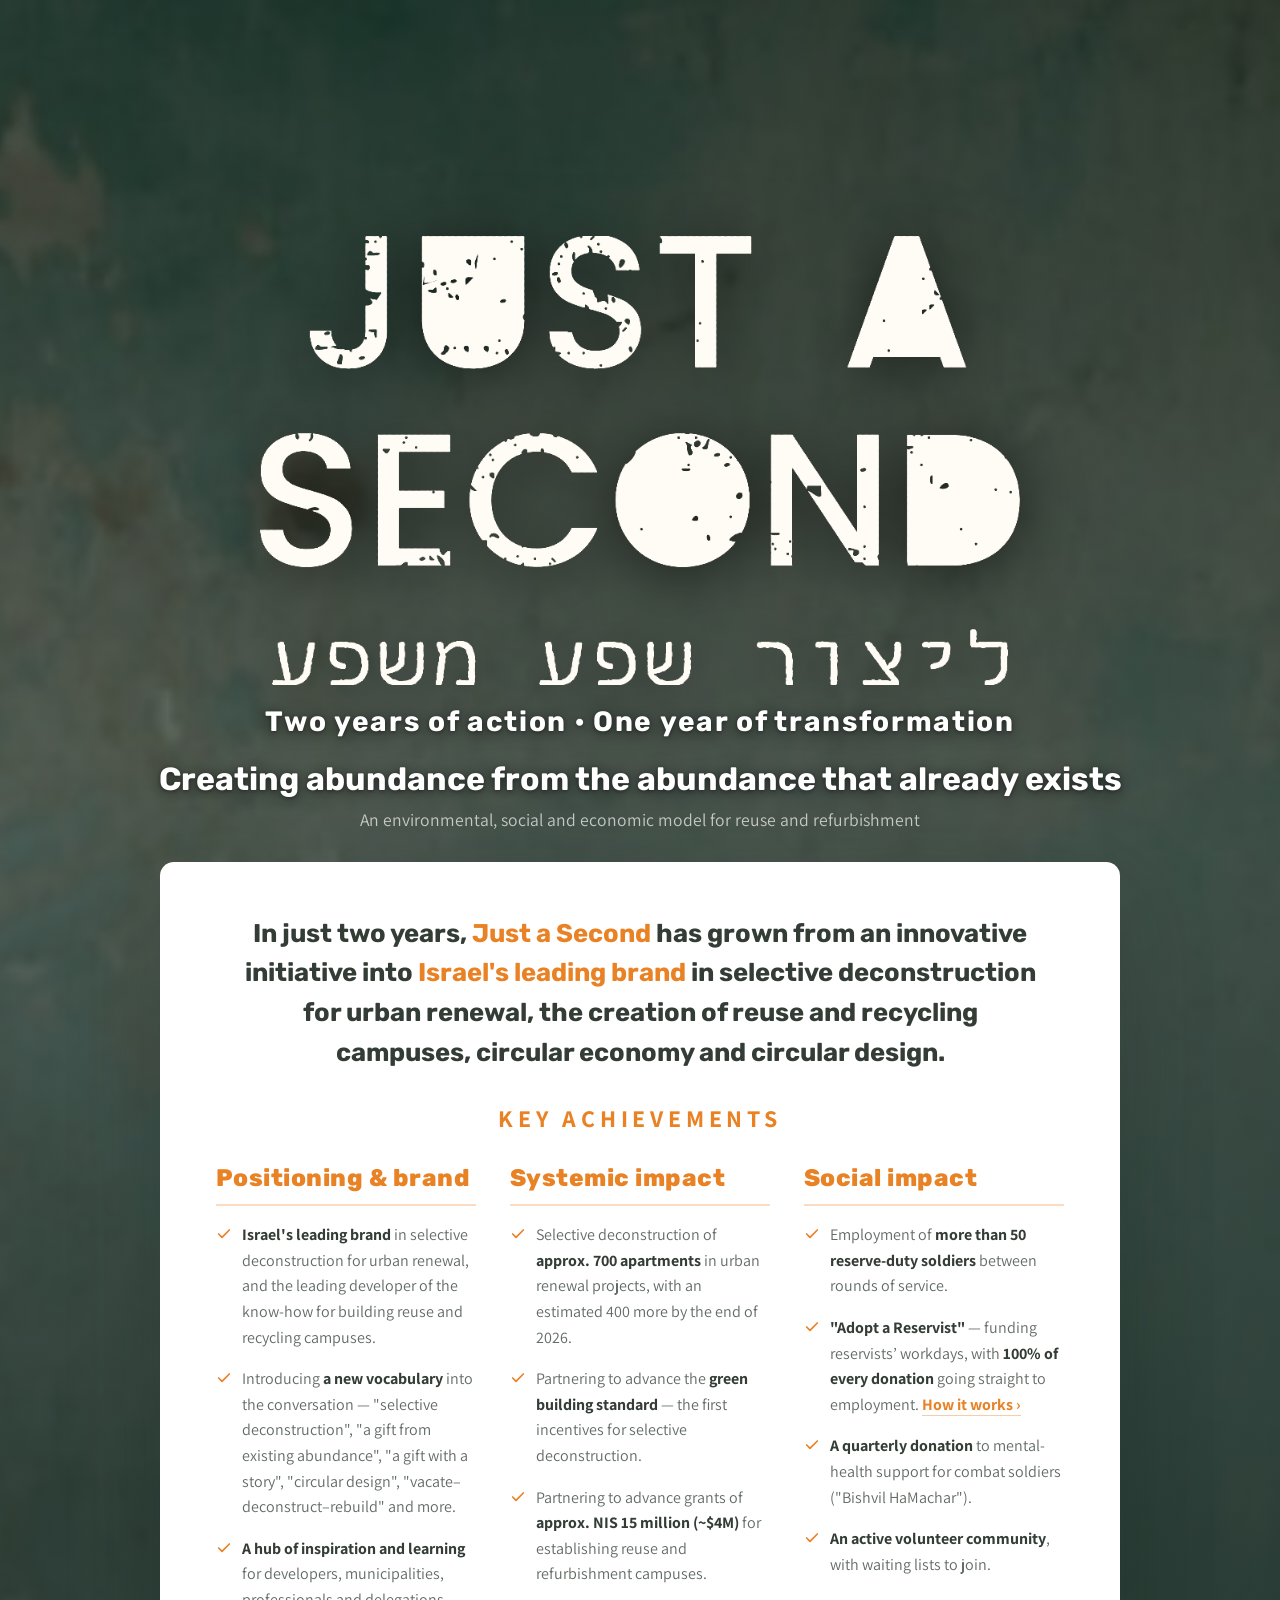
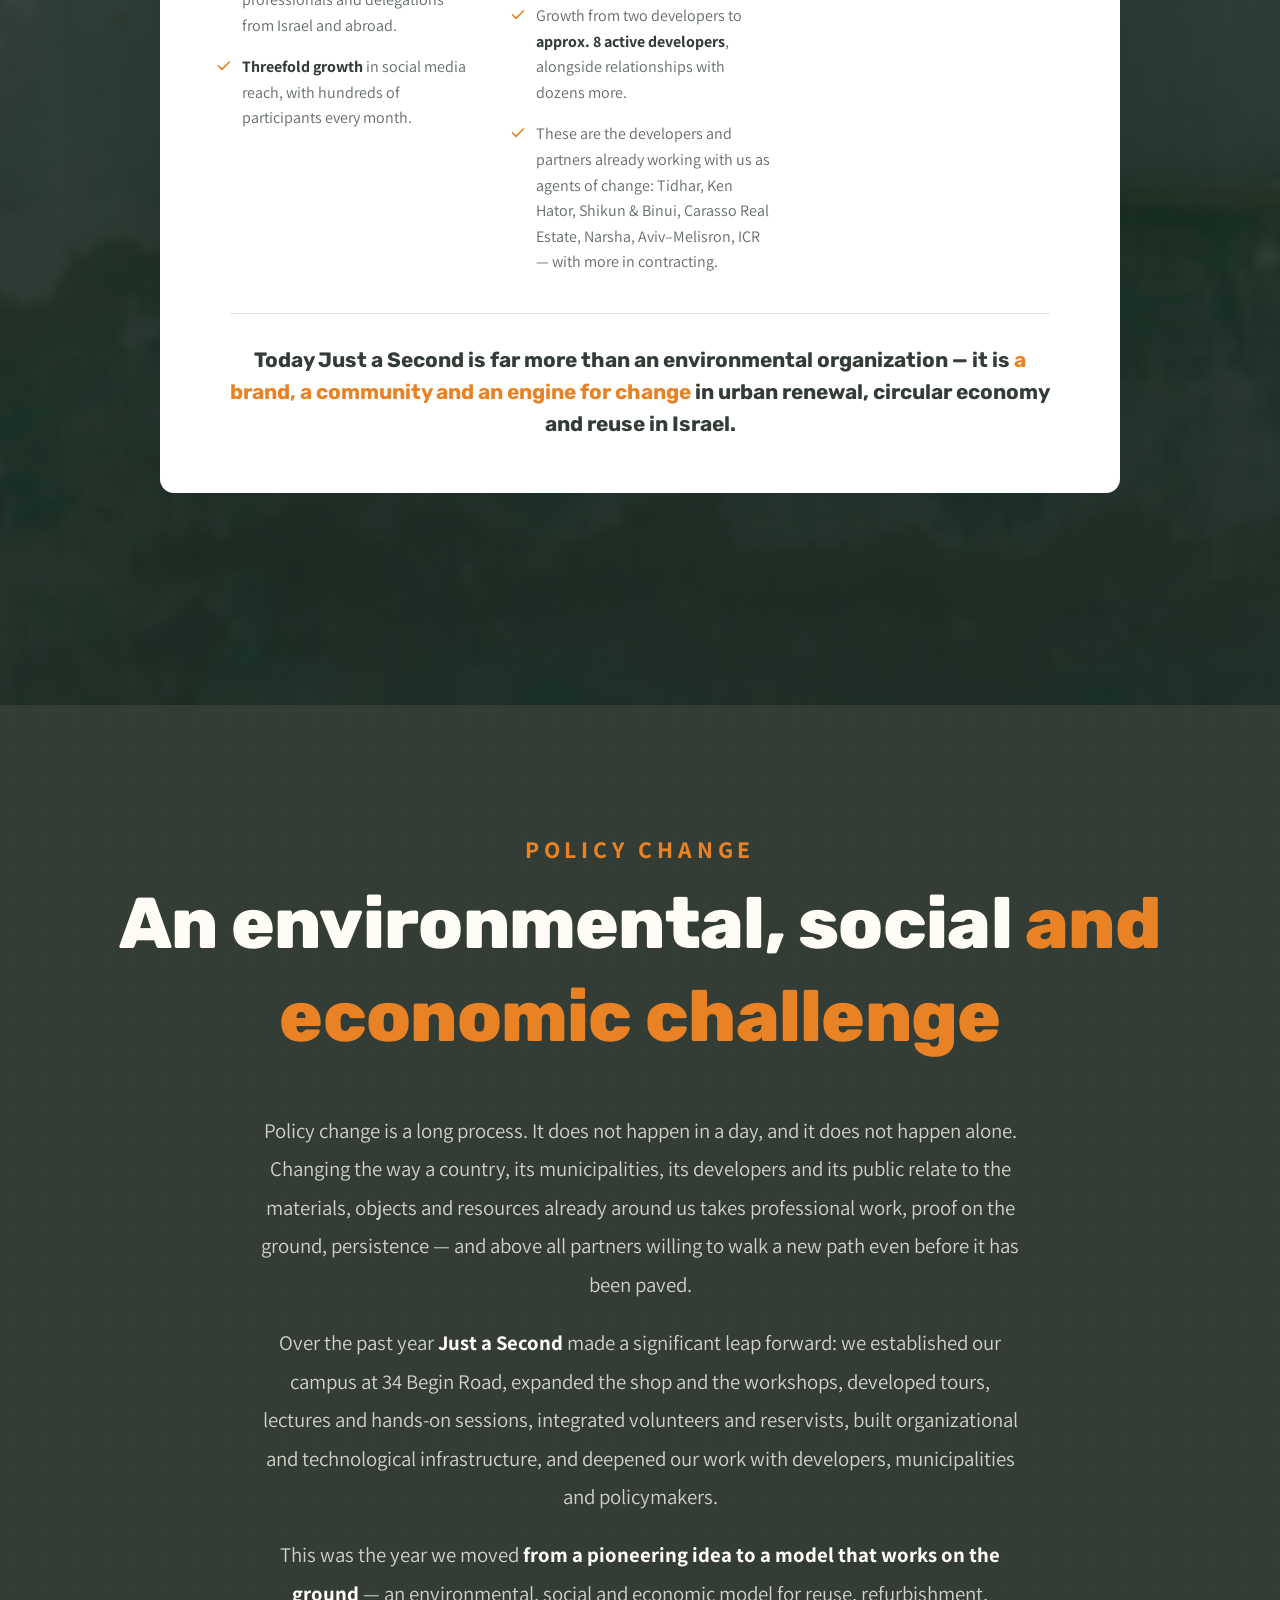
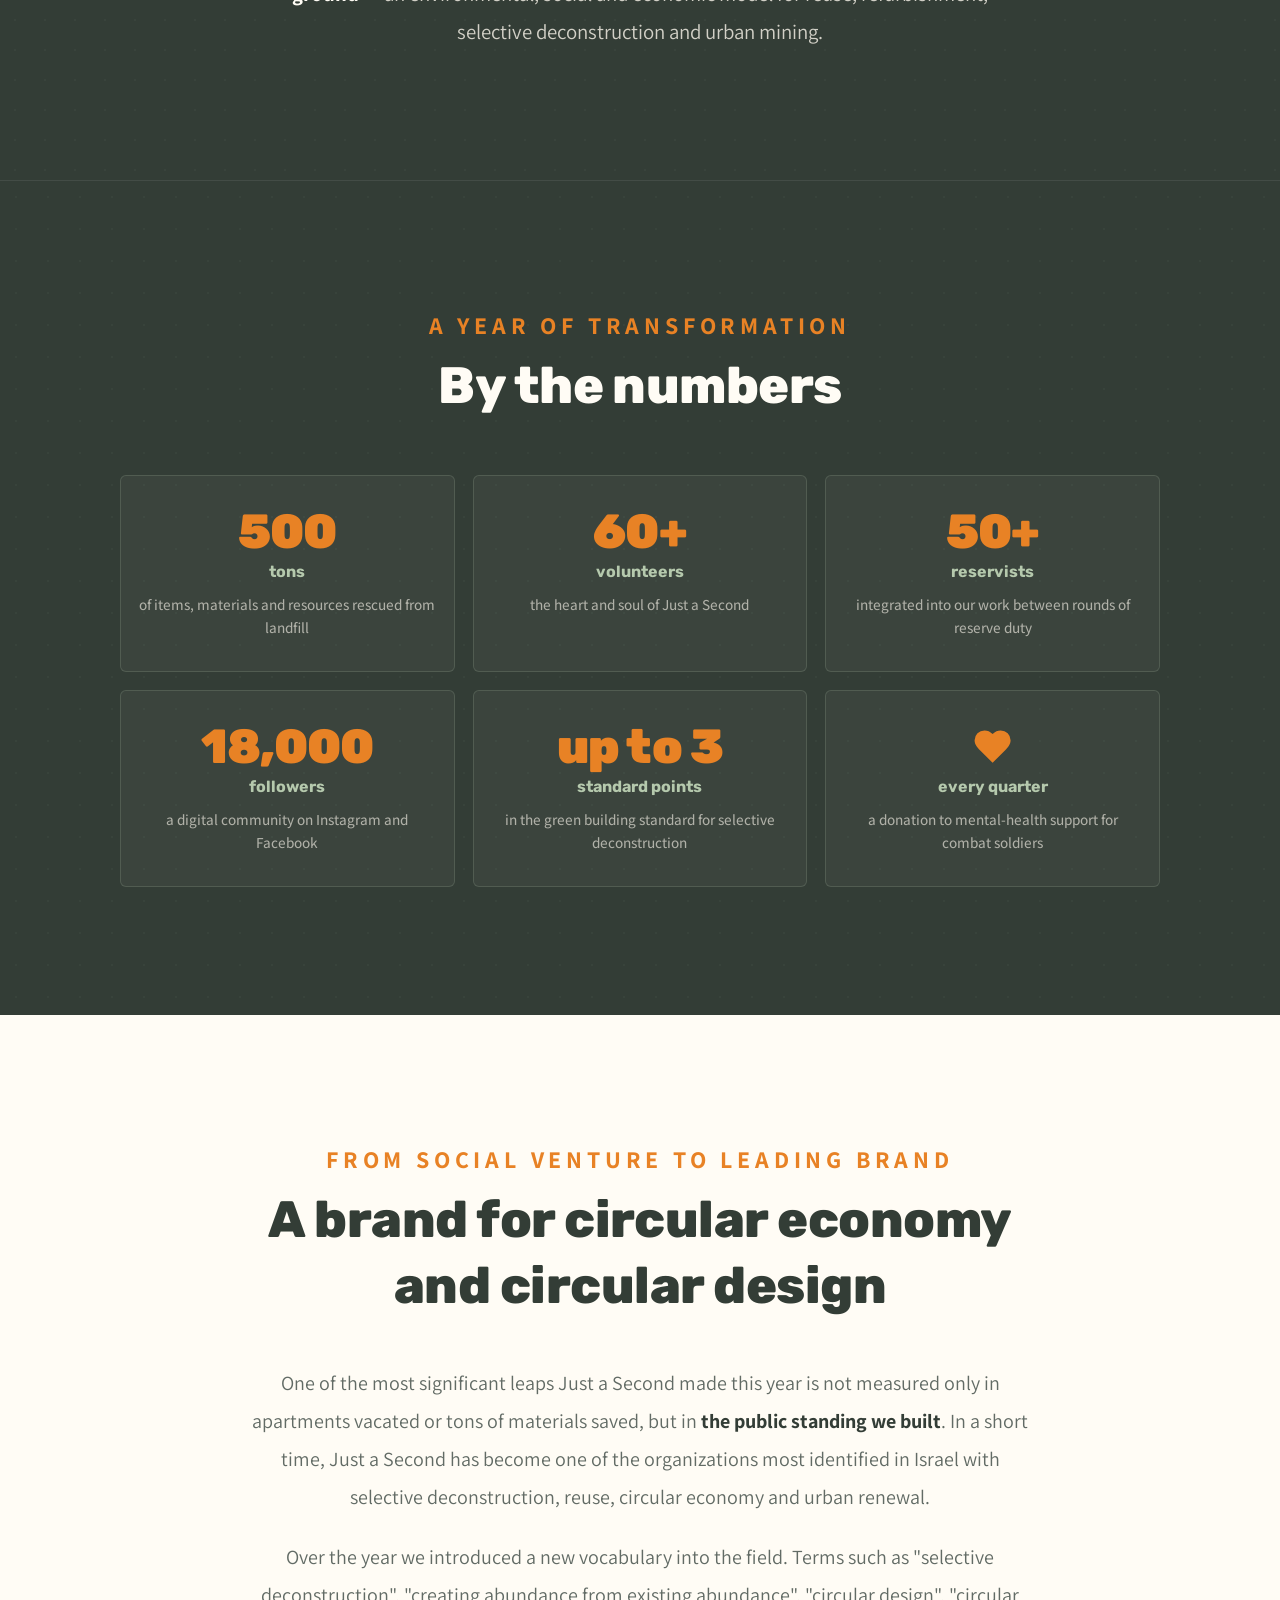
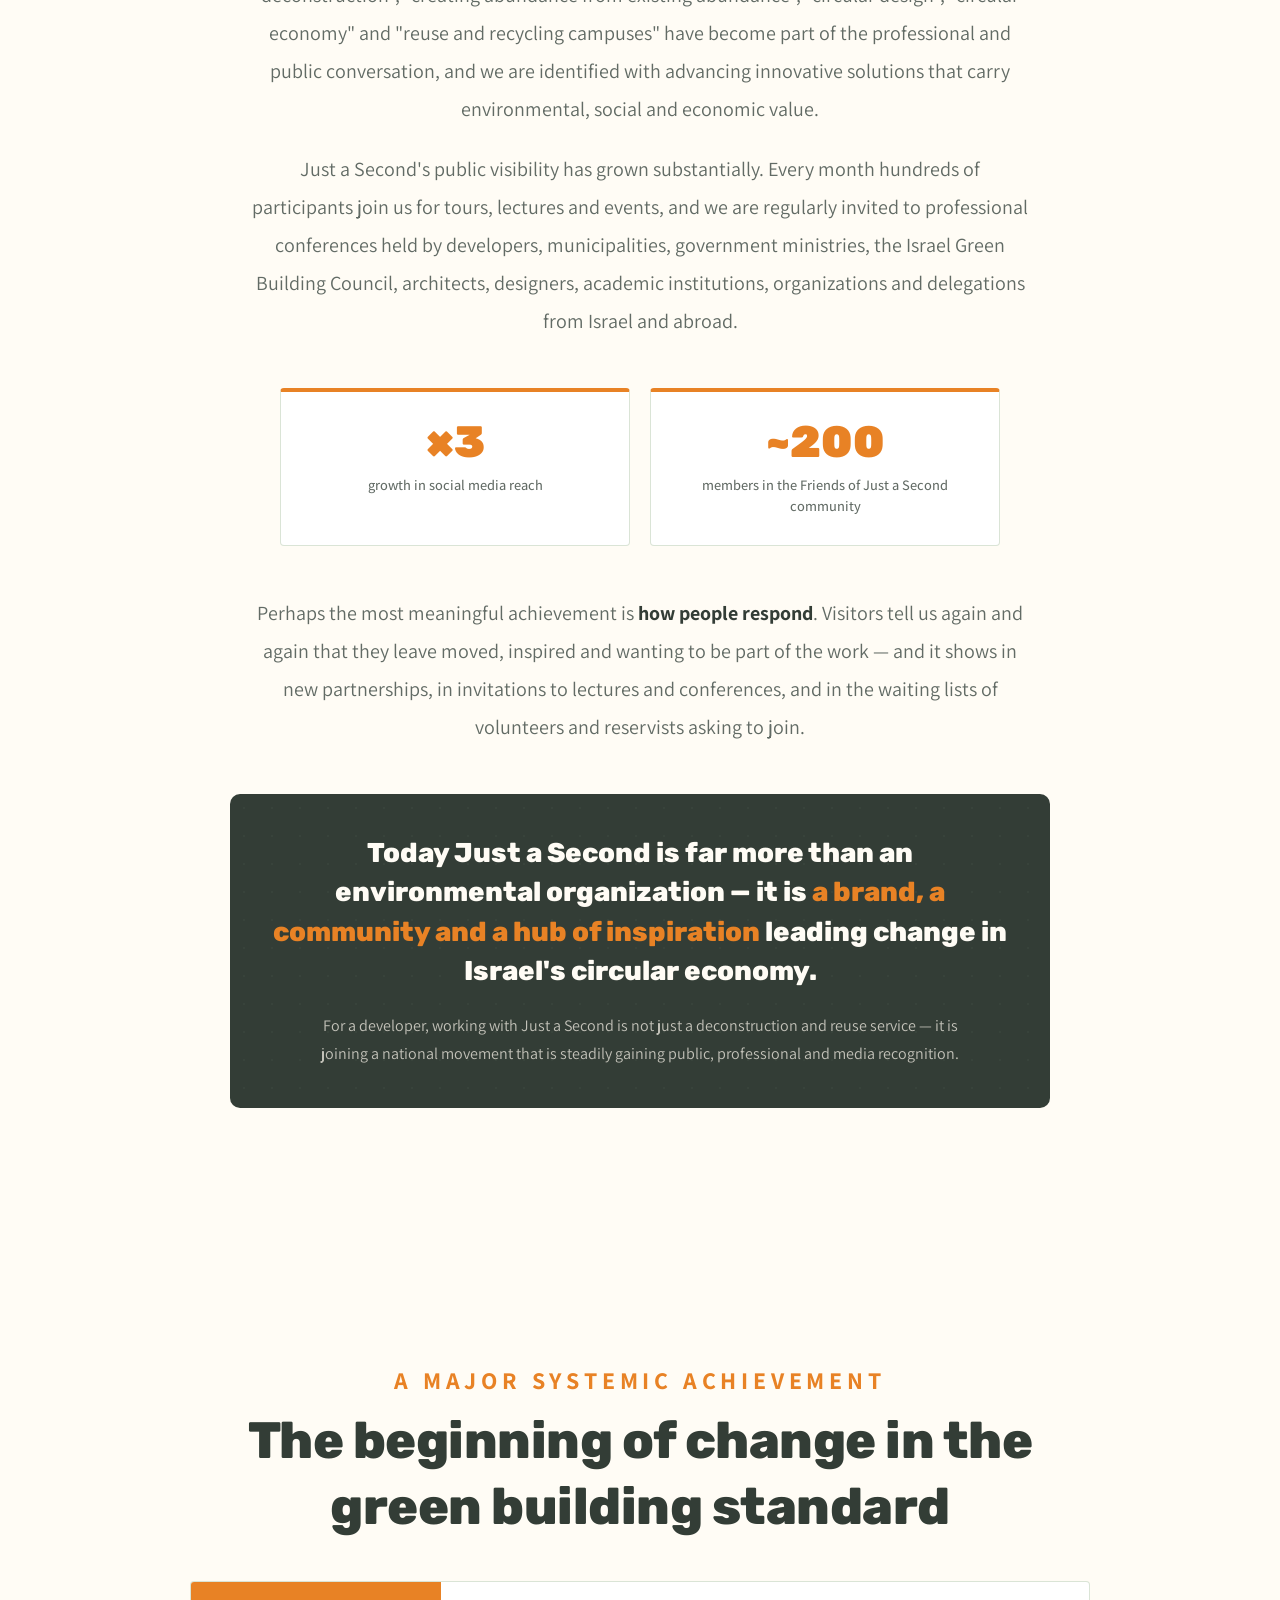
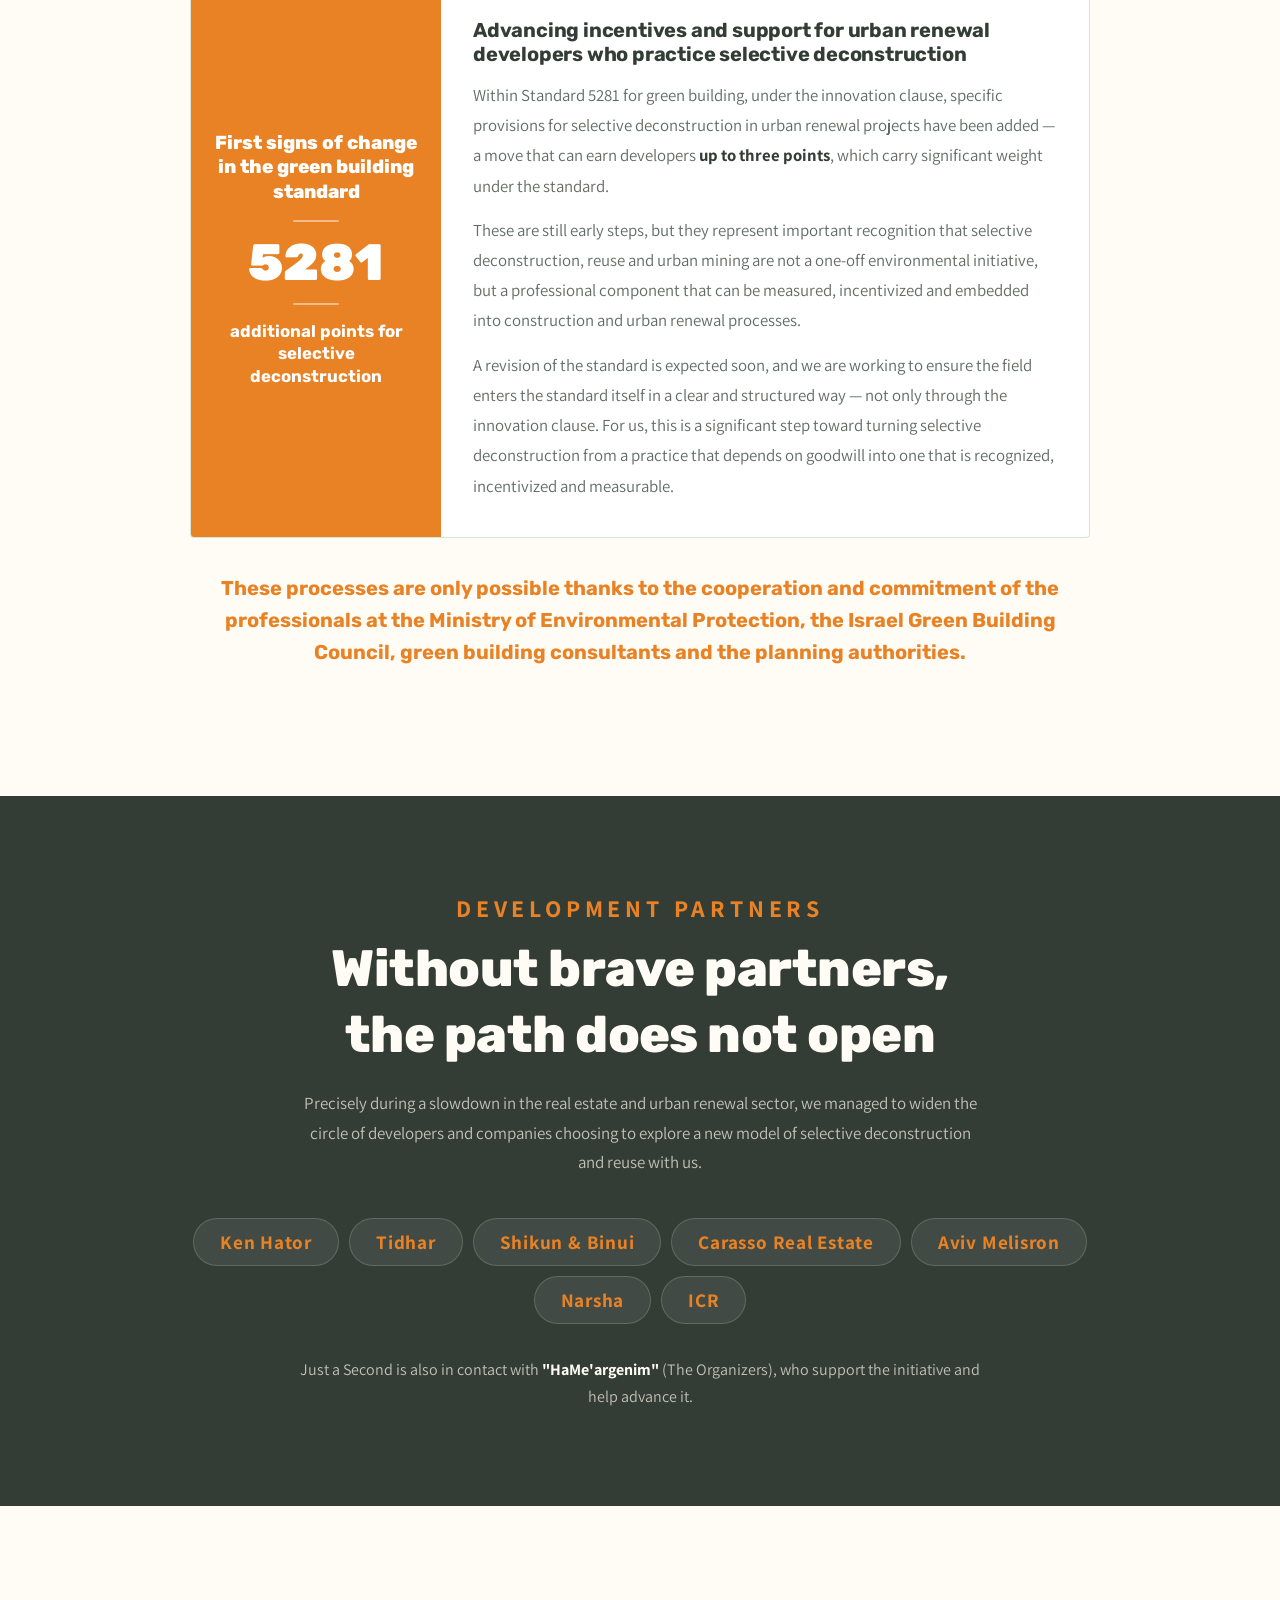
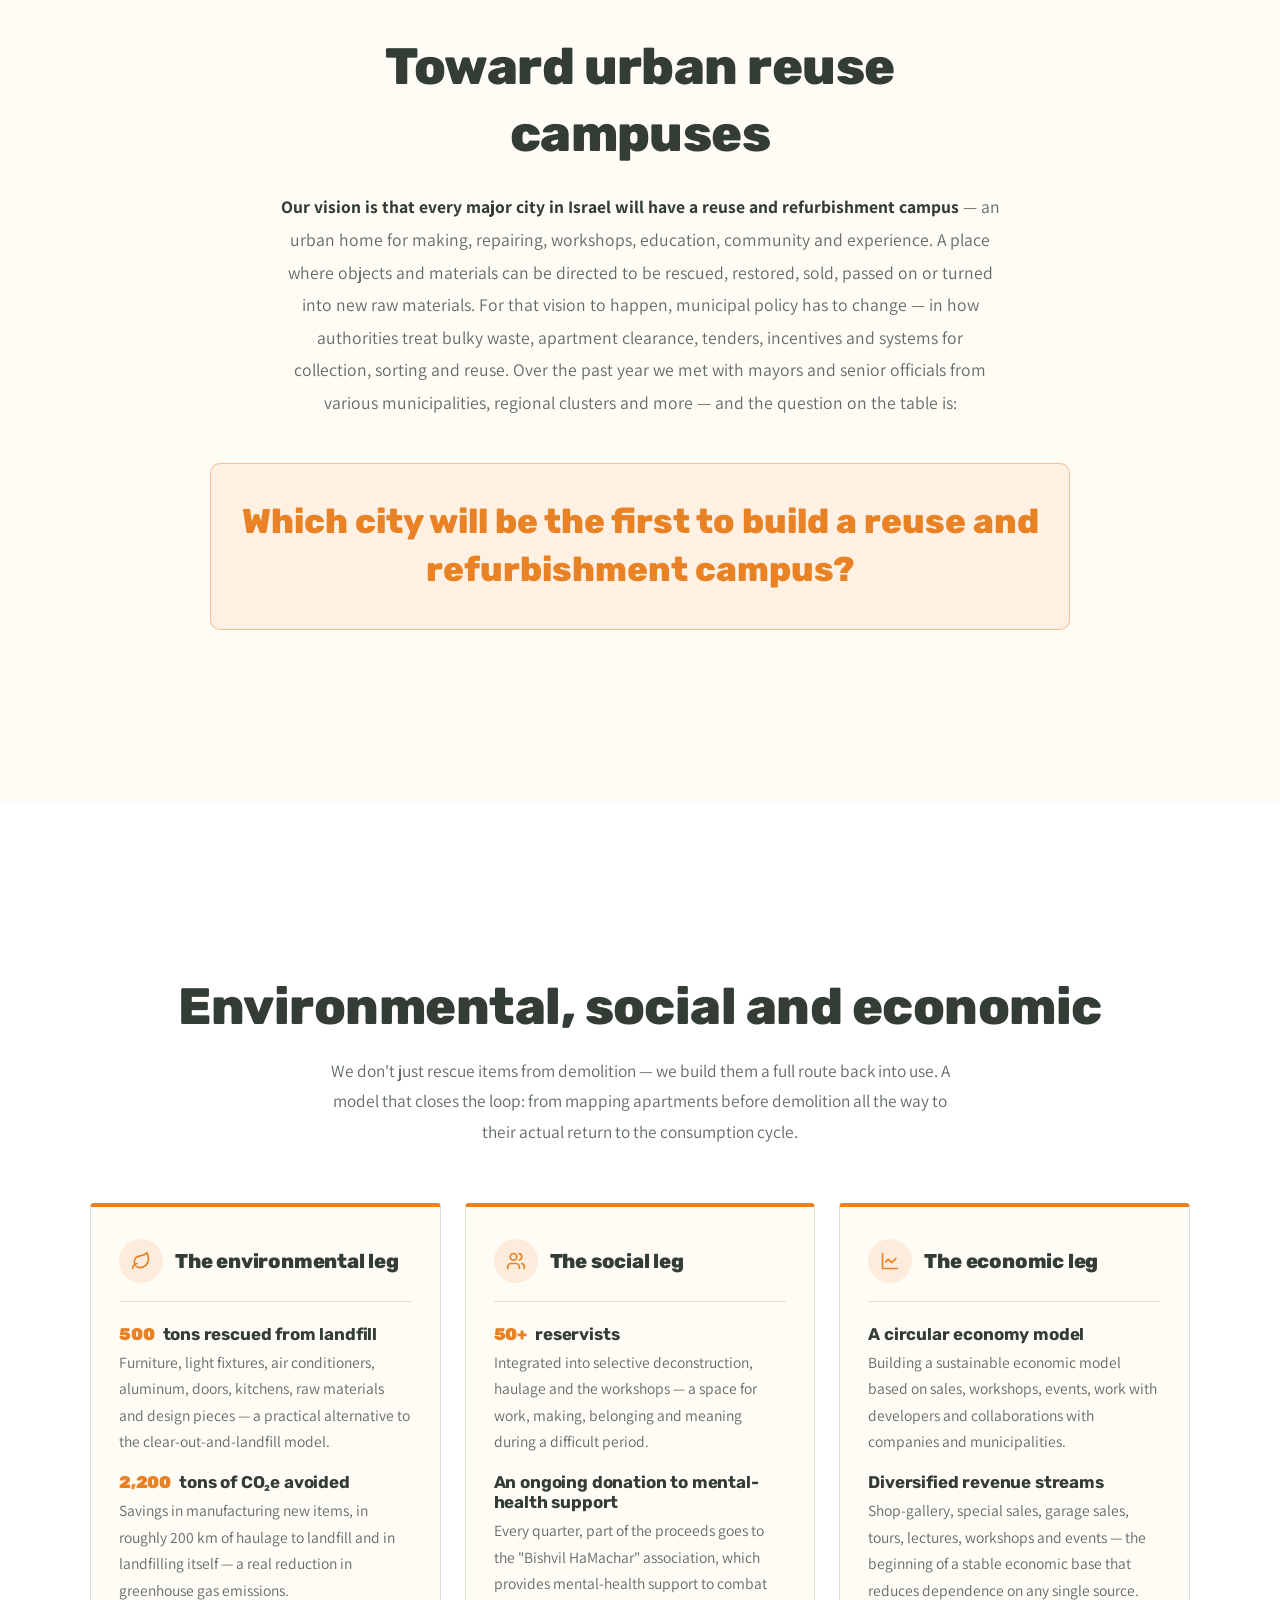
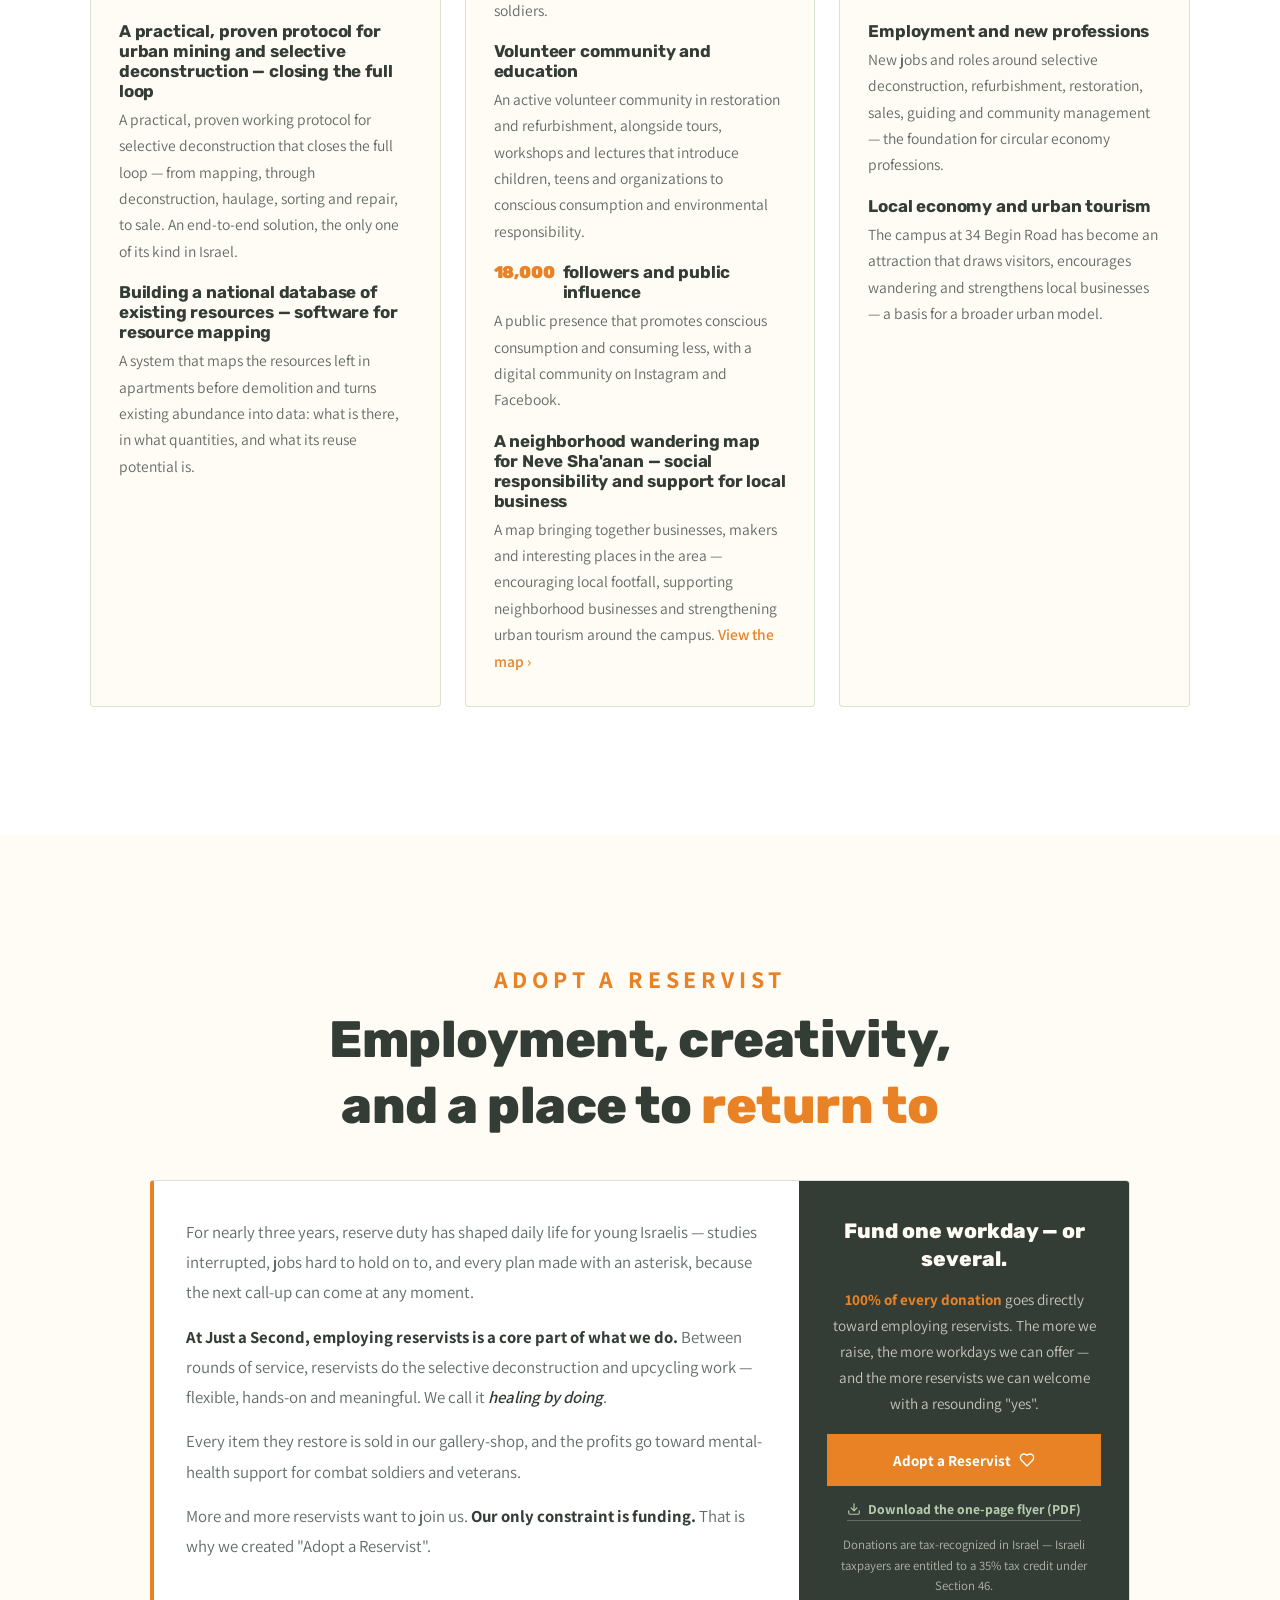
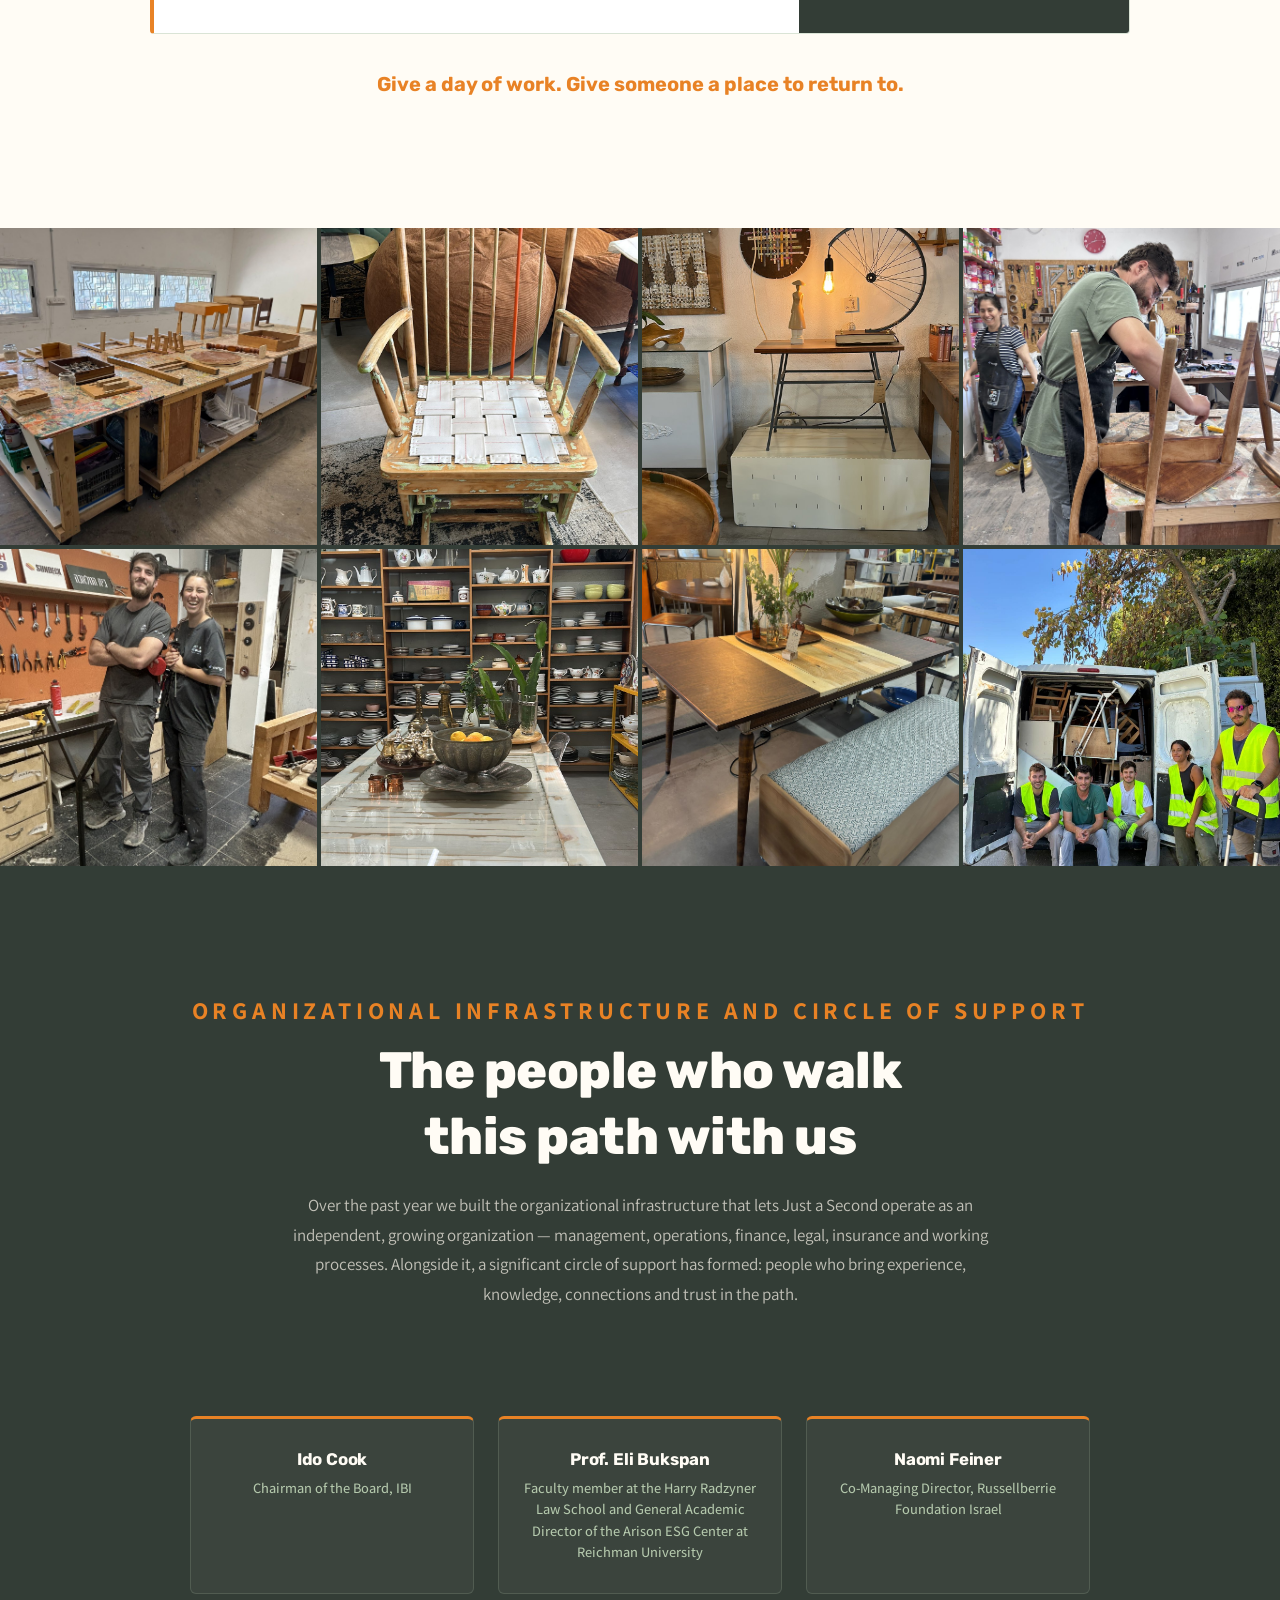
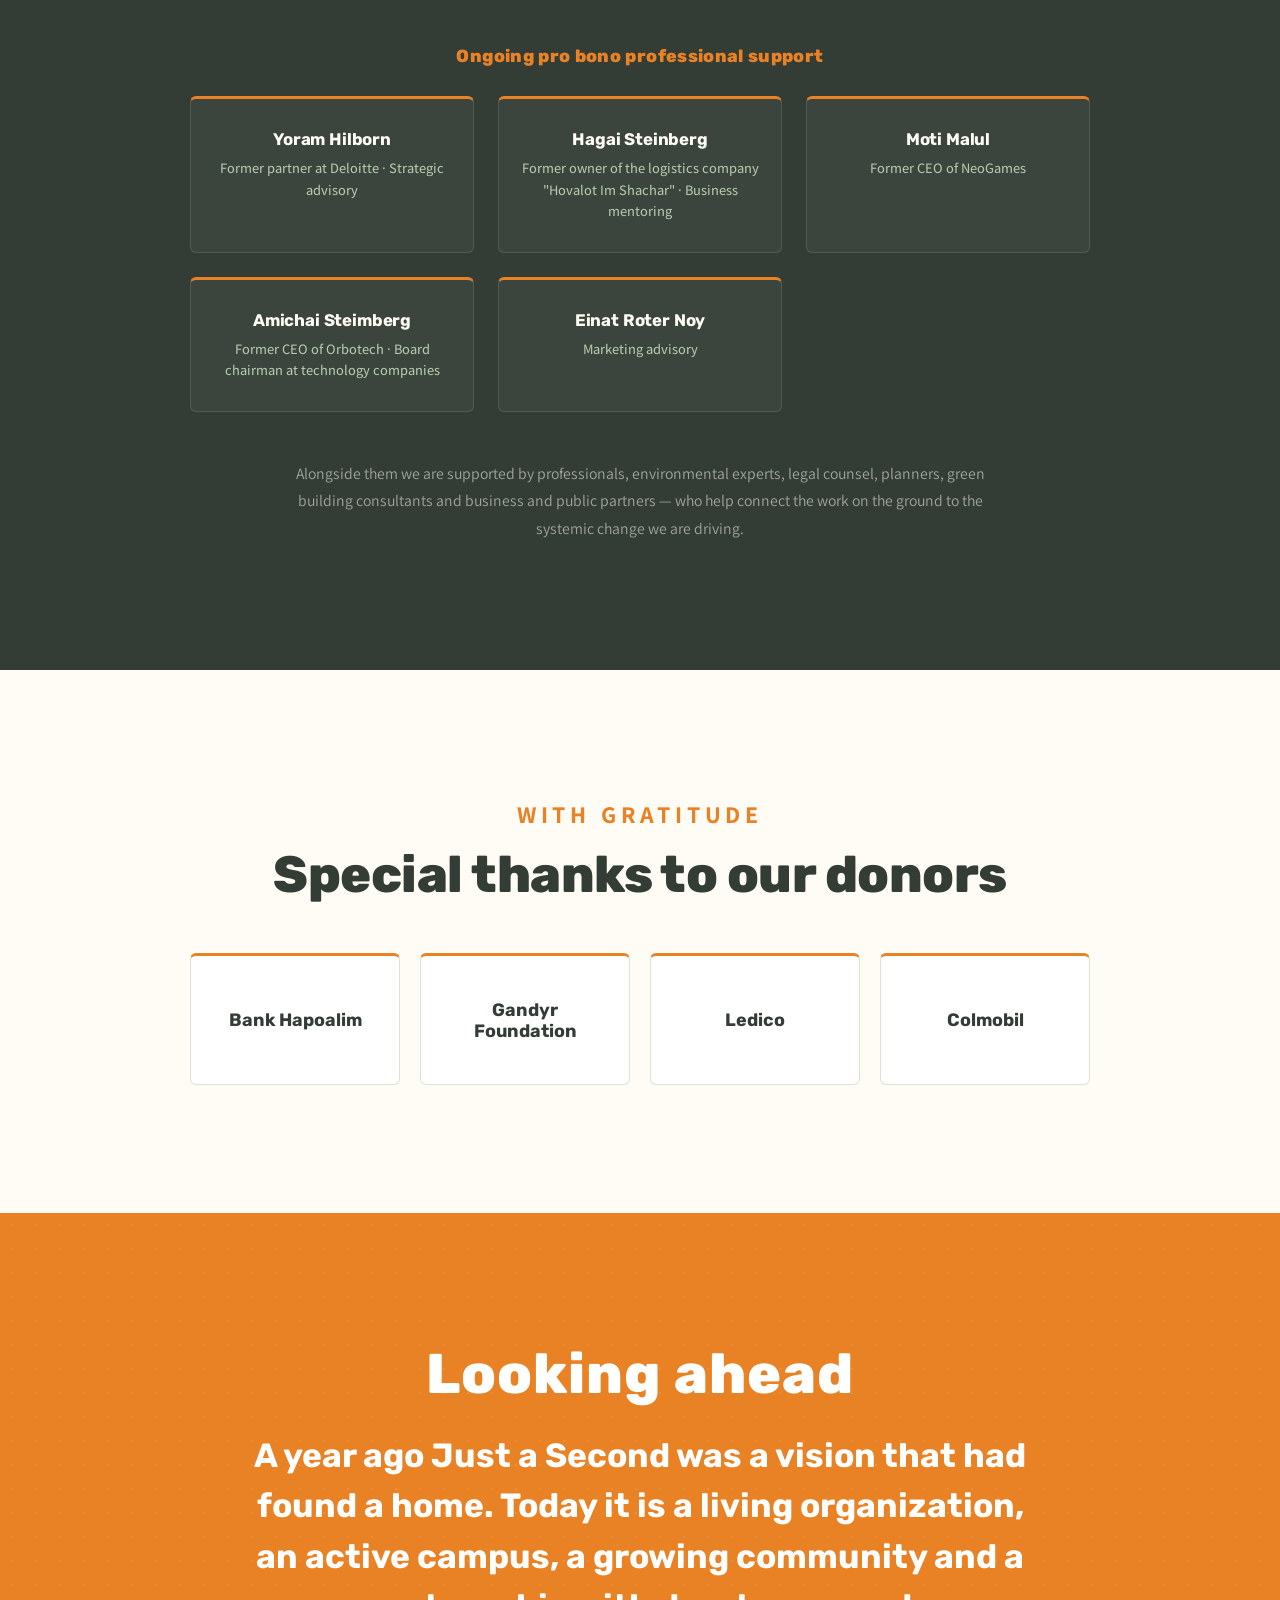
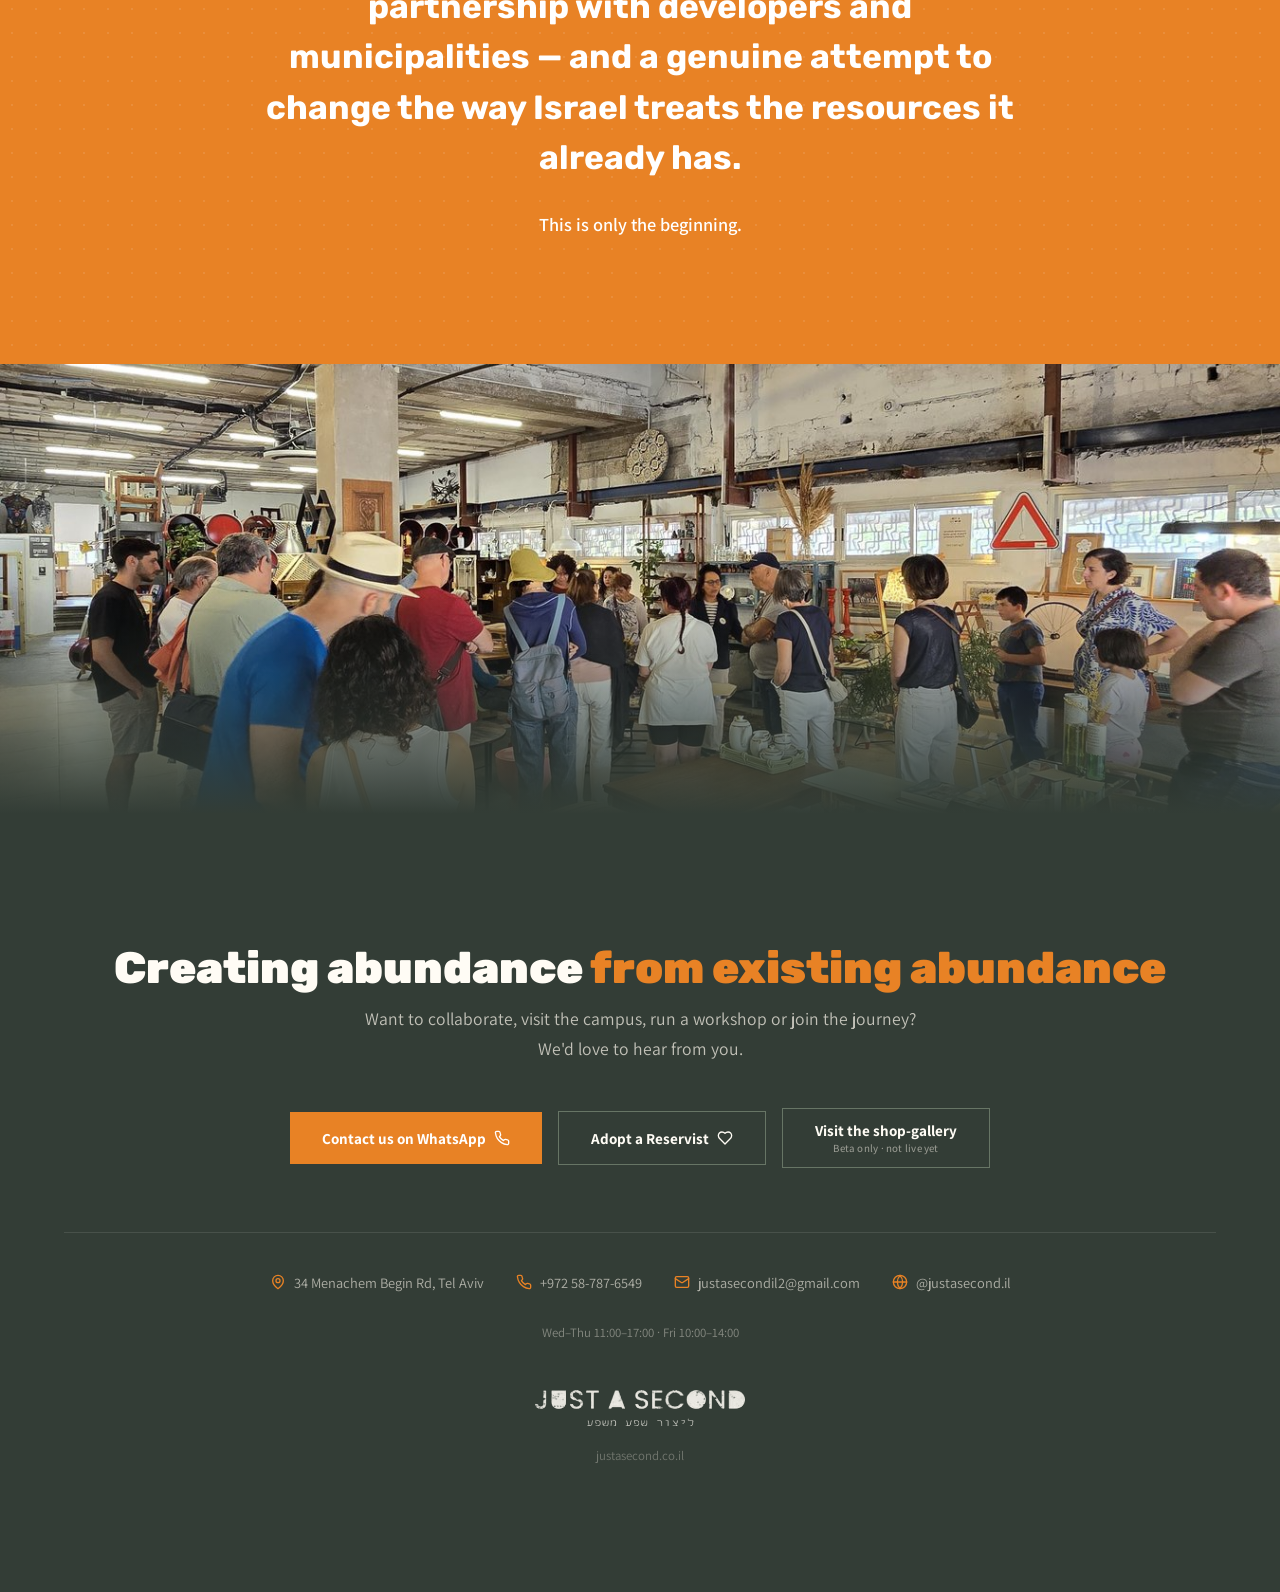
<file: index.html>
<!DOCTYPE html>
<html lang="en" dir="ltr">
<head>
  <meta charset="UTF-8" />
  <meta name="viewport" content="width=device-width, initial-scale=1.0" />
  <title>Just A Second | Two Years of Action, One Year of Transformation</title>
  <meta name="description" content="Two years of action, one year of transformation. An environmental, social and economic model for reuse, refurbishment, selective deconstruction and urban mining. 500 tons rescued, 2,200 tons of CO₂e avoided." />
  <meta property="og:title" content="Just A Second | Two Years of Action, One Year of Transformation" />
  <meta property="og:description" content="Creating abundance from the abundance that already exists. An environmental, social and economic model for reuse, refurbishment and selective deconstruction." />
  <meta property="og:url" content="https://jas-one-pager-donation.vercel.app/" />
  <meta property="og:image" content="https://jas-one-pager-donation.vercel.app/og-image.jpg" />
  <meta property="og:image:secure_url" content="https://jas-one-pager-donation.vercel.app/og-image.jpg" />
  <meta property="og:image:width" content="1200" />
  <meta property="og:image:height" content="1600" />
  <meta property="og:image:alt" content="Just A Second — the reuse and refurbishment campus" />
  <meta property="og:type" content="website" />
  <meta property="og:locale" content="en_US" />
  <meta name="twitter:card" content="summary_large_image" />
  <meta name="twitter:image" content="https://jas-one-pager-donation.vercel.app/og-image.jpg" />
  <link rel="alternate" hreflang="he" href="https://jas-one-pager.vercel.app/" />
  <link rel="alternate" hreflang="en" href="https://jas-one-pager-donation.vercel.app/" />
  <link rel="preconnect" href="https://fonts.googleapis.com" />
  <link rel="preconnect" href="https://fonts.gstatic.com" crossorigin />
  <link href="https://fonts.googleapis.com/css2?family=Assistant:wght@300;400;500;600;700;800&family=Rubik:wght@400;500;600;700;800;900&display=swap" rel="stylesheet" />
  <style>
    *, *::before, *::after { box-sizing: border-box; margin: 0; padding: 0; }
    :root {
      --green: #333D36;
      --green-mid: #626B65;
      --sage: #B5C9AD;
      --orange: #E88225;
      --cream: #FFFCF5;
      --white: #ffffff;
      --font-title: 'Rubik', 'Assistant', sans-serif;
      --font-body: 'Assistant', 'Rubik', sans-serif;
    }
    html { scroll-behavior: smooth; }
    body {
      font-family: var(--font-body);
      font-weight: 400;
      color: var(--green);
      background: var(--cream);
      overflow-x: hidden;
      -webkit-font-smoothing: antialiased;
    }
    h1, h2, h3, h4, h5, h6 { font-family: var(--font-title); font-weight: 800; letter-spacing: -0.01em; }
    .container { max-width: 1200px; margin: 0 auto; padding: 0 24px; }
    .narrow { max-width: 820px; margin: 0 auto; }


    /* ═══ ANIMATIONS ═══ */
    @keyframes fadeUp {
      from { opacity: 0; transform: translateY(40px); }
      to { opacity: 1; transform: translateY(0); }
    }
    @keyframes fadeIn {
      from { opacity: 0; }
      to { opacity: 1; }
    }
    @keyframes scrollBounce {
      0%, 100% { transform: translateY(0); }
      50% { transform: translateY(8px); }
    }
    @keyframes scaleIn {
      from { opacity: 0; transform: scale(0.8); }
      to { opacity: 1; transform: scale(1); }
    }
    .reveal {
      opacity: 0;
      transform: translateY(40px);
      transition: opacity 0.8s cubic-bezier(0.22, 1, 0.36, 1), transform 0.8s cubic-bezier(0.22, 1, 0.36, 1);
    }
    .reveal.visible {
      opacity: 1;
      transform: translateY(0);
    }

    /* ═══ HERO ═══ */
    .hero {
      position: relative;
      overflow: hidden;
    }
    .hero-bg {
      position: absolute;
      inset: 0;
      z-index: 0;
    }
    .hero-bg img {
      width: 100%;
      height: 100%;
      object-fit: cover;
      transition: transform 8s ease-out;
    }
    .hero:hover .hero-bg img { transform: scale(1.05); }
    .hero-bg::after {
      content: '';
      position: absolute;
      inset: 0;
      background: linear-gradient(to bottom, rgba(25,43,36,0.6), rgba(25,43,36,0.55), rgba(25,43,36,0.82), rgba(25,43,36,0.9));
    }
    .hero-center {
      position: relative;
      z-index: 10;
      min-height: 100dvh;
      display: flex;
      align-items: flex-start;
      justify-content: center;
      text-align: center;
      padding: clamp(96px, 12vh, 150px) 24px 0;
    }
    .hero-title {
      margin: 0 auto;
      animation: fadeUp 1s 0.3s cubic-bezier(0.22, 1, 0.36, 1) both;
    }
    .hero-logo {
      display: block;
      margin: 0 auto;
      width: clamp(330px, 82vw, 760px);
      max-width: 92vw;
      height: auto;
      filter: drop-shadow(0 6px 30px rgba(0,0,0,0.55));
    }
    .hero-subtitle-en {
      font-family: var(--font-title);
      font-size: clamp(1rem, 3vw, 1.75rem);
      font-weight: 700;
      color: white;
      letter-spacing: 0.06em;
      margin-top: 20px;
      text-shadow: 0 2px 16px rgba(0,0,0,0.6), 0 1px 4px rgba(0,0,0,0.4);
      animation: fadeUp 1s 0.6s cubic-bezier(0.22, 1, 0.36, 1) both;
    }
    .hero-bottom {
      position: relative;
      z-index: 10;
      padding-bottom: 48px;
      text-align: center;
      animation: fadeUp 1s 1s cubic-bezier(0.22, 1, 0.36, 1) both;
    }
    .hero-tagline {
      font-family: var(--font-title);
      font-size: clamp(1.25rem, 3vw, 2rem);
      font-weight: 700;
      color: white;
      text-shadow: 0 2px 16px rgba(0,0,0,0.6), 0 1px 4px rgba(0,0,0,0.4);
    }
    .hero-tagline-center {
      margin-top: 22px;
      animation: fadeUp 1s 0.9s cubic-bezier(0.22, 1, 0.36, 1) both;
    }
    .hero-tagline-sub {
      font-family: var(--font-body);
      font-size: 1.1rem;
      font-weight: 400;
      color: rgba(255,255,255,0.7);
      margin-top: 10px;
      animation: fadeUp 1s 1.1s cubic-bezier(0.22, 1, 0.36, 1) both;
    }

    /* ═══ SECTIONS ═══ */
    section { padding: 96px 0; }
    @media (min-width: 640px) { section { padding: 128px 0; } }

    .section-label {
      font-family: var(--font-body);
      font-size: clamp(1.15rem, 2.4vw, 1.5rem);
      letter-spacing: 0.2em;
      text-transform: uppercase;
      color: var(--orange);
      font-weight: 700;
      margin-bottom: 12px;
      text-align: center;
    }
    .section-title {
      font-family: var(--font-title);
      font-size: clamp(1.75rem, 4vw, 3.25rem);
      font-weight: 800;
      text-align: center;
      line-height: 1.3;
      margin-bottom: 48px;
    }

    /* ═══ MISSION / INTRO ═══ */
    .mission {
      background: var(--green);
      position: relative;
      overflow: hidden;
    }
    .mission::before {
      content: '';
      position: absolute;
      inset: 0;
      opacity: 0.03;
      background-image: radial-gradient(circle, var(--cream) 1px, transparent 1px);
      background-size: 30px 30px;
    }
    .mission .container { position: relative; z-index: 1; }
    .mission .section-title { color: var(--cream); font-size: clamp(2.3rem, 6vw, 4.5rem); }
    .mission .section-title span { color: var(--orange); }
    .mission-text {
      font-family: var(--font-body);
      font-size: clamp(1.05rem, 2vw, 1.3rem);
      font-weight: 400;
      color: rgba(255,250,240,0.78);
      text-align: center;
      line-height: 1.85;
      max-width: 760px;
      margin: 0 auto;
    }
    .mission-text + .mission-text { margin-top: 20px; }
    .mission-text strong { color: var(--cream); font-weight: 700; }

    /* ═══ EXECUTIVE SUMMARY (on hero background) ═══ */
    .summary {
      background: transparent;
      position: relative;
      z-index: 20;
      margin-top: clamp(-190px, -13vw, -90px);
      padding: 0 24px 84px;
    }
    .summary-box {
      position: relative;
      max-width: 960px;
      margin: 0 auto;
      background: var(--white);
      border-radius: 14px;
      padding: 40px 26px;
      box-shadow: 0 34px 90px rgba(25,43,36,0.30);
    }
    @media (min-width: 768px) { .summary-box { padding: 52px 56px; } }
    .summary-lead {
      font-family: var(--font-title);
      font-size: clamp(1.2rem, 2.4vw, 1.6rem);
      font-weight: 700;
      color: var(--green);
      text-align: center;
      line-height: 1.55;
      max-width: 800px;
      margin: 0 auto 30px;
    }
    .summary-lead strong { color: var(--orange); }
    .summary-sub {
      font-family: var(--font-body);
      font-size: clamp(1.15rem, 2.4vw, 1.5rem);
      font-weight: 700;
      color: var(--orange);
      text-align: center;
      letter-spacing: 0.2em;
      text-transform: uppercase;
      margin-bottom: 30px;
    }
    .summary-groups {
      display: grid;
      grid-template-columns: 1fr;
      gap: 26px;
      max-width: 940px;
      margin: 0 auto;
    }
    @media (min-width: 768px) { .summary-groups { grid-template-columns: repeat(3, 1fr); gap: 34px; } }
    .summary-group-title {
      font-family: var(--font-title);
      font-size: clamp(1.15rem, 2.4vw, 1.5rem);
      font-weight: 800;
      color: var(--orange);
      letter-spacing: 0.02em;
      margin-bottom: 16px;
      padding-bottom: 12px;
      border-bottom: 2px solid rgba(232,130,37,0.28);
    }
    .summary-group ul { list-style: none; display: flex; flex-direction: column; gap: 16px; }
    .summary-group a { color: var(--orange); font-weight: 700; text-decoration: none; border-bottom: 1px solid rgba(232,130,37,0.4); }
    .summary-group a:hover { border-bottom-color: var(--orange); }
    .summary-group li {
      display: flex;
      gap: 10px;
      align-items: flex-start;
      font-family: var(--font-body);
      font-size: 1rem;
      line-height: 1.6;
      color: var(--green-mid);
    }
    .summary-group li svg {
      width: 16px; height: 16px;
      color: var(--orange);
      fill: none; stroke: currentColor; stroke-width: 2.5;
      stroke-linecap: round; stroke-linejoin: round;
      flex-shrink: 0; margin-top: 4px;
    }
    .summary-group li strong { color: var(--green); font-weight: 700; }
    .summary-close {
      font-family: var(--font-title);
      font-size: clamp(1.05rem, 2.2vw, 1.3rem);
      font-weight: 700;
      color: var(--green);
      text-align: center;
      line-height: 1.55;
      max-width: 820px;
      margin: 38px auto 0;
      padding-top: 30px;
      border-top: 1px solid rgba(51,61,54,0.14);
    }
    .summary-close strong { color: var(--orange); }

    /* ═══ BRAND / PUBLIC STANDING ═══ */
    .brand { background: var(--cream); }
    .brand .section-label { color: var(--orange); }
    .brand .section-title { color: var(--green); margin-bottom: 44px; }
    .brand-body {
      max-width: 780px;
      margin: 0 auto;
    }
    .brand-body p {
      font-family: var(--font-body);
      font-size: clamp(1.08rem, 2vw, 1.25rem);
      color: var(--green-mid);
      line-height: 1.9;
      text-align: center;
    }
    .brand-body p + p { margin-top: 22px; }
    .brand-body strong { color: var(--green); font-weight: 700; }
    .brand-stats {
      display: flex;
      flex-wrap: wrap;
      justify-content: center;
      gap: 20px;
      max-width: 720px;
      margin: 48px auto;
    }
    .brand-stat {
      flex: 1 1 220px;
      background: var(--white);
      border: 1px solid rgba(181,201,173,0.5);
      border-top: 4px solid var(--orange);
      border-radius: 4px;
      padding: 28px 24px;
      text-align: center;
    }
    .brand-stat .bs-value {
      font-family: var(--font-title);
      font-size: clamp(2rem, 5vw, 2.75rem);
      font-weight: 900;
      color: var(--orange);
      line-height: 1;
    }
    .brand-stat .bs-label {
      font-family: var(--font-body);
      font-size: 0.9rem;
      font-weight: 500;
      color: var(--green-mid);
      margin-top: 10px;
      line-height: 1.5;
    }
    .brand-pull {
      max-width: 820px;
      margin: 48px auto 0;
      background: var(--green);
      border-radius: 10px;
      padding: 40px 32px;
      text-align: center;
      position: relative;
      overflow: hidden;
    }
    .brand-pull::before {
      content: '';
      position: absolute;
      inset: 0;
      opacity: 0.04;
      background-image: radial-gradient(circle, var(--sage) 1px, transparent 1px);
      background-size: 28px 28px;
    }
    .brand-pull p { position: relative; z-index: 1; }
    .brand-pull .pull-main {
      font-family: var(--font-title);
      font-size: clamp(1.2rem, 2.6vw, 1.7rem);
      font-weight: 800;
      color: var(--cream);
      line-height: 1.45;
    }
    .brand-pull .pull-main span { color: var(--orange); }
    .brand-pull .pull-sub {
      font-family: var(--font-body);
      font-size: 1rem;
      color: rgba(255,250,240,0.7);
      line-height: 1.75;
      max-width: 640px;
      margin: 20px auto 0;
    }

    /* ═══ METRICS BAND ═══ */
    .metrics {
      background: var(--green);
      border-top: 1px solid rgba(255,252,245,0.08);
      position: relative;
      overflow: hidden;
    }
    .metrics::before {
      content: '';
      position: absolute;
      inset: 0;
      opacity: 0.04;
      background-image: radial-gradient(circle, var(--sage) 1px, transparent 1px);
      background-size: 32px 32px;
    }
    .metrics .container { position: relative; z-index: 1; }
    .metrics .section-label { color: var(--orange); }
    .metrics .section-title { color: var(--cream); margin-bottom: 56px; }
    .metrics-grid {
      display: grid;
      grid-template-columns: repeat(2, 1fr);
      gap: 20px;
      max-width: 1040px;
      margin: 0 auto;
    }
    @media (min-width: 640px) { .metrics-grid { grid-template-columns: repeat(3, 1fr); gap: 18px; } }
    .metric {
      background: rgba(255,252,245,0.04);
      border: 1px solid rgba(181,201,173,0.18);
      border-radius: 6px;
      padding: 32px 18px;
      text-align: center;
      transition: transform 0.4s cubic-bezier(0.22,1,0.36,1), border-color 0.4s, background 0.4s;
    }
    .metric:hover {
      transform: translateY(-6px);
      background: rgba(181,201,173,0.08);
      border-color: var(--sage);
    }
    .metric-value {
      font-family: var(--font-title);
      font-size: clamp(2.1rem, 5vw, 3rem);
      font-weight: 900;
      color: var(--orange);
      line-height: 1;
      letter-spacing: -0.02em;
    }
    .metric-icon {
      display: flex;
      justify-content: center;
      align-items: center;
      color: var(--orange);
      height: clamp(2.1rem, 5vw, 3rem);
    }
    .metric-icon svg { width: clamp(2rem, 4.5vw, 2.7rem); height: clamp(2rem, 4.5vw, 2.7rem); fill: currentColor; }
    .metric-unit {
      font-family: var(--font-title);
      font-size: 1.0rem;
      font-weight: 700;
      color: var(--sage);
      margin-top: 6px;
    }
    .metric-label {
      font-family: var(--font-body);
      font-size: 0.95rem;
      font-weight: 500;
      color: rgba(255,250,240,0.6);
      margin-top: 12px;
      line-height: 1.5;
    }

    /* ═══ ACHIEVEMENT / HIGHLIGHT ═══ */
    .achievement { background: var(--cream); }
    .achievement .section-label { color: var(--orange); }
    .achievement .section-title { color: var(--green); margin-bottom: 40px; }
    .achievement-card {
      max-width: 900px;
      margin: 0 auto;
      background: var(--white);
      border: 1px solid rgba(181,201,173,0.5);
      border-radius: 4px;
      overflow: hidden;
      display: grid;
      grid-template-columns: 1fr;
    }
    @media (min-width: 768px) { .achievement-card { grid-template-columns: 250px 1fr; } }
    .achievement-badge {
      background: var(--orange);
      color: white;
      display: flex;
      flex-direction: column;
      align-items: center;
      justify-content: center;
      text-align: center;
      padding: 40px 24px;
    }
    .achievement-badge .badge-head {
      font-family: var(--font-title);
      font-size: 1.18rem;
      font-weight: 800;
      line-height: 1.3;
    }
    .achievement-badge .badge-rule {
      width: 46px;
      height: 2px;
      background: rgba(255,255,255,0.45);
      border-radius: 2px;
      margin: 15px 0;
    }
    .achievement-badge .big {
      font-family: var(--font-title);
      font-size: 3.2rem;
      font-weight: 900;
      line-height: 1;
    }
    .achievement-badge .desc {
      font-family: var(--font-title);
      font-size: 1.05rem;
      font-weight: 700;
      line-height: 1.35;
    }
    .achievement-body { padding: 36px 32px; }
    .achievement-body h3 {
      font-family: var(--font-title);
      font-size: 1.25rem;
      font-weight: 700;
      color: var(--green);
      margin-bottom: 14px;
    }
    .achievement-body p {
      font-family: var(--font-body);
      font-size: 1.05rem;
      color: var(--green-mid);
      line-height: 1.8;
    }
    .achievement-body p + p { margin-top: 14px; }
    .achievement-body strong { color: var(--green); font-weight: 700; }
    .achievement-note {
      font-family: var(--font-title);
      font-size: clamp(1rem, 2.2vw, 1.25rem);
      font-weight: 700;
      color: var(--orange);
      text-align: center;
      line-height: 1.6;
      max-width: 840px;
      margin: 34px auto 0;
    }

    /* ═══ MODEL (three legs) ═══ */
    .model { background: var(--white); }
    .model .section-label { color: var(--orange); }
    .model .section-title { color: var(--green); margin-bottom: 16px; }
    .model-intro {
      font-family: var(--font-body);
      text-align: center;
      color: var(--green-mid);
      max-width: 640px;
      margin: 0 auto 56px;
      font-size: 1.08rem;
      line-height: 1.75;
    }
    .legs-grid {
      display: grid;
      grid-template-columns: 1fr;
      gap: 24px;
      max-width: 1100px;
      margin: 0 auto;
    }
    @media (min-width: 900px) { .legs-grid { grid-template-columns: repeat(3, 1fr); } }
    .leg {
      background: var(--cream);
      border: 1px solid rgba(181,201,173,0.5);
      border-top: 4px solid var(--orange);
      border-radius: 4px;
      padding: 32px 28px;
      transition: box-shadow 0.5s, transform 0.5s;
    }
    .leg:hover { box-shadow: 0 24px 60px rgba(25,43,36,0.12); transform: translateY(-4px); }
    .leg-head {
      display: flex;
      align-items: center;
      gap: 12px;
      margin-bottom: 22px;
      padding-bottom: 18px;
      border-bottom: 1px solid rgba(181,201,173,0.5);
    }
    .leg-head .leg-icon {
      width: 44px;
      height: 44px;
      background: rgba(235,116,35,0.12);
      border-radius: 50%;
      flex-shrink: 0;
      display: flex;
      align-items: center;
      justify-content: center;
    }
    .leg-head .leg-icon svg { width: 20px; height: 20px; color: var(--orange); fill: none; stroke: currentColor; stroke-width: 2; stroke-linecap: round; stroke-linejoin: round; }
    .leg-head h3 { font-family: var(--font-title); font-size: 1.25rem; font-weight: 800; color: var(--green); }
    .leg-item { margin-bottom: 18px; }
    .leg-item:last-child { margin-bottom: 0; }
    .leg-item h4 {
      font-family: var(--font-title);
      font-size: 1.06rem;
      font-weight: 700;
      color: var(--green);
      margin-bottom: 5px;
      display: flex;
      align-items: baseline;
      gap: 8px;
    }
    .leg-item h4 .num { color: var(--orange); font-weight: 900; }
    .leg-item p {
      font-family: var(--font-body);
      font-size: 0.97rem;
      color: var(--green-mid);
      line-height: 1.7;
    }
    .leg-item a { color: var(--orange); font-weight: 600; text-decoration: none; }
    .leg-item a:hover { text-decoration: underline; }

    /* ═══ PARTNERS ═══ */
    .partners {
      background: var(--green);
      padding: 96px 0;
    }
    .partners .section-label { color: var(--orange); }
    .partners .section-title { color: var(--cream); margin-bottom: 20px; }
    .partners-intro {
      font-family: var(--font-body);
      text-align: center;
      color: rgba(255,250,240,0.7);
      max-width: 680px;
      margin: 0 auto 40px;
      font-size: 1.06rem;
      line-height: 1.75;
    }
    .partners-intro strong { color: var(--cream); font-weight: 700; }
    .team-intro strong { color: var(--cream); font-weight: 700; }
    .lead-em { font-weight: 700; }
    .partners-lead {
      display: flex;
      justify-content: center;
      margin-bottom: 28px;
    }
    .partner-lead-chip {
      font-family: var(--font-title);
      font-size: 1.05rem;
      font-weight: 800;
      color: var(--green);
      background: var(--sage);
      border-radius: 100px;
      padding: 12px 32px;
      display: inline-flex;
      flex-direction: column;
      align-items: center;
      gap: 2px;
    }
    .partner-lead-chip small {
      font-family: var(--font-body);
      font-size: 0.68rem;
      font-weight: 600;
      color: var(--green-mid);
      letter-spacing: 0.05em;
    }
    .partners-row {
      display: flex;
      flex-wrap: wrap;
      justify-content: center;
      gap: 10px;
      max-width: 960px;
      margin: 0 auto;
    }
    .partner-top {
      font-family: var(--font-body);
      font-size: 1.2rem;
      font-weight: 700;
      letter-spacing: 0.04em;
      color: var(--orange);
      background: rgba(255,252,245,0.07);
      border: 1px solid rgba(181,201,173,0.25);
      border-radius: 100px;
      padding: 10px 26px;
      transition: background 0.25s, color 0.25s, border-color 0.25s;
      cursor: default;
    }
    .partner-top:hover {
      background: rgba(232,130,37,0.14);
      color: var(--orange);
      border-color: rgba(232,130,37,0.5);
    }
    .partners-note {
      font-family: var(--font-body);
      text-align: center;
      color: rgba(255,250,240,0.7);
      max-width: 680px;
      margin: 32px auto 0;
      font-size: 1.0rem;
      line-height: 1.7;
    }
    .partners-note strong { color: var(--cream); font-weight: 700; }

    /* ═══ CITIES ═══ */
    .cities { background: var(--cream); }
    .cities .section-label { color: var(--orange); }
    .cities .section-title { color: var(--green); margin-bottom: 24px; }
    .cities-vision {
      font-family: var(--font-body);
      text-align: center;
      color: var(--green-mid);
      max-width: 720px;
      margin: 0 auto 44px;
      font-size: 1.1rem;
      line-height: 1.85;
    }
    .cities-vision strong { color: var(--green); font-weight: 700; }
    .cities-question {
      max-width: 860px;
      margin: 0 auto 44px;
      background: rgba(235,116,35,0.08);
      border: 1.5px solid rgba(235,116,35,0.4);
      border-radius: 10px;
      padding: 34px 28px;
      text-align: center;
      font-family: var(--font-title);
      font-size: clamp(1.35rem, 3.2vw, 2.15rem);
      font-weight: 800;
      color: var(--orange);
      line-height: 1.4;
    }
    .city-highlight {
      max-width: 760px;
      margin: 0 auto;
      background: var(--white);
      border: 1px solid rgba(181,201,173,0.5);
      border-left: 4px solid var(--orange);
      border-radius: 4px;
      padding: 28px 32px;
      display: flex;
      gap: 20px;
      align-items: flex-start;
    }
    .city-highlight .pin {
      width: 44px;
      height: 44px;
      background: rgba(235,116,35,0.12);
      border-radius: 50%;
      flex-shrink: 0;
      display: flex;
      align-items: center;
      justify-content: center;
    }
    .city-highlight .pin svg { width: 20px; height: 20px; color: var(--orange); fill: none; stroke: currentColor; stroke-width: 2; stroke-linecap: round; stroke-linejoin: round; }
    .city-highlight h3 { font-family: var(--font-title); font-size: 1.1rem; font-weight: 700; color: var(--green); margin-bottom: 8px; }
    .city-highlight p { font-family: var(--font-body); font-size: 1.0rem; color: var(--green-mid); line-height: 1.75; }

    /* ═══ ADOPT A RESERVIST ═══ */
    .adopt { background: var(--cream); }
    .adopt .section-label { color: var(--orange); }
    .adopt .section-title { color: var(--green); margin-bottom: 40px; }
    .adopt .section-title span { color: var(--orange); }
    .adopt-card {
      max-width: 980px;
      margin: 0 auto;
      background: var(--white);
      border: 1px solid rgba(181,201,173,0.5);
      border-left: 4px solid var(--orange);
      border-radius: 4px;
      overflow: hidden;
      display: grid;
      grid-template-columns: 1fr;
    }
    @media (min-width: 860px) { .adopt-card { grid-template-columns: 1fr 330px; } }
    .adopt-body { padding: 36px 32px; }
    .adopt-body p {
      font-family: var(--font-body);
      font-size: 1.05rem;
      color: var(--green-mid);
      line-height: 1.8;
    }
    .adopt-body p + p { margin-top: 14px; }
    .adopt-body strong { color: var(--green); font-weight: 700; }
    .adopt-body em { color: var(--green); font-weight: 600; }
    .adopt-ask {
      background: var(--green);
      padding: 36px 28px;
      display: flex;
      flex-direction: column;
      justify-content: center;
      text-align: center;
      gap: 14px;
    }
    .adopt-ask-lead {
      font-family: var(--font-title);
      font-size: 1.3rem;
      font-weight: 800;
      color: var(--cream);
      line-height: 1.35;
    }
    .adopt-ask-note {
      font-family: var(--font-body);
      font-size: 0.95rem;
      color: rgba(255,250,240,0.72);
      line-height: 1.7;
    }
    .adopt-ask-note strong { color: var(--orange); font-weight: 700; }
    .adopt-btn { justify-content: center; margin-top: 4px; }
    .adopt-dl {
      display: inline-flex;
      align-items: center;
      justify-content: center;
      gap: 7px;
      font-family: var(--font-body);
      font-size: 0.86rem;
      font-weight: 700;
      color: var(--sage);
      text-decoration: none;
      border-bottom: 1px solid rgba(181,201,173,0.35);
      padding-bottom: 2px;
      align-self: center;
      transition: color 0.3s, border-color 0.3s;
    }
    .adopt-dl:hover { color: var(--cream); border-bottom-color: var(--cream); }
    .adopt-dl svg {
      width: 14px; height: 14px; flex-shrink: 0;
      fill: none; stroke: currentColor; stroke-width: 2;
      stroke-linecap: round; stroke-linejoin: round;
    }
    .adopt-tax {
      font-family: var(--font-body);
      font-size: 0.8rem;
      color: rgba(255,250,240,0.62);
      line-height: 1.6;
    }
    .adopt-close {
      font-family: var(--font-title);
      font-size: clamp(1rem, 2.2vw, 1.25rem);
      font-weight: 700;
      color: var(--orange);
      text-align: center;
      line-height: 1.6;
      max-width: 840px;
      margin: 34px auto 0;
    }

    /* ═══ MOSAIC ═══ */
    .mosaic {
      padding: 0;
      background: var(--green);
    }
    .mosaic-grid {
      display: grid;
      grid-template-columns: repeat(2, 1fr);
      gap: 4px;
    }
    @media (min-width: 768px) { .mosaic-grid { grid-template-columns: repeat(4, 1fr); } }
    .mosaic-item {
      aspect-ratio: 1;
      overflow: hidden;
    }
    .mosaic-item img {
      width: 100%;
      height: 100%;
      object-fit: cover;
      transition: transform 0.7s;
    }
    .mosaic-item:hover img { transform: scale(1.1); }

    /* ═══ BOARD / TEAM ═══ */
    .team { background: var(--green); }
    .team .section-label { color: var(--orange); }
    .team .section-title { color: var(--cream); margin-bottom: 20px; }
    .team-intro {
      font-family: var(--font-body);
      text-align: center;
      color: rgba(255,250,240,0.7);
      max-width: 700px;
      margin: 0 auto 56px;
      font-size: 1.06rem;
      line-height: 1.75;
    }
    .team-grid {
      display: grid;
      grid-template-columns: 1fr;
      gap: 24px;
      max-width: 900px;
      margin: 0 auto;
    }
    @media (min-width: 768px) { .team-grid { grid-template-columns: repeat(3, 1fr); } }
    .team-member {
      text-align: center;
      background: rgba(255,252,245,0.04);
      border: 1px solid rgba(181,201,173,0.18);
      border-top: 3px solid var(--orange);
      border-radius: 6px;
      padding: 30px 22px;
    }
    .team-member h3 { font-family: var(--font-title); font-size: 1.05rem; font-weight: 700; color: var(--cream); margin-bottom: 8px; }
    .team-member .role { font-family: var(--font-body); font-size: 0.9rem; color: var(--sage); font-weight: 500; line-height: 1.5; }
    .team-group + .team-group { margin-top: 52px; }
    .team-group-label {
      font-family: var(--font-title);
      font-size: 1.1rem;
      font-weight: 800;
      color: var(--orange);
      text-align: center;
      letter-spacing: 0.02em;
      margin: 0 0 30px;
    }
    .team-note {
      font-family: var(--font-body);
      text-align: center;
      color: rgba(255,250,240,0.55);
      max-width: 720px;
      margin: 48px auto 0;
      font-size: 0.98rem;
      line-height: 1.75;
    }

    /* ═══ DONORS ═══ */
    .donors { background: var(--cream); }
    .donors .section-label { color: var(--orange); }
    .donors .section-title { color: var(--green); margin-bottom: 44px; }
    .donors-grid {
      display: grid;
      grid-template-columns: repeat(2, 1fr);
      gap: 20px;
      max-width: 900px;
      margin: 0 auto;
    }
    @media (min-width: 768px) { .donors-grid { grid-template-columns: repeat(4, 1fr); } }
    .donor-card {
      background: var(--white);
      border: 1px solid rgba(181,201,173,0.5);
      border-top: 3px solid var(--orange);
      border-radius: 6px;
      padding: 28px 20px;
      display: flex;
      flex-direction: column;
      align-items: center;
      justify-content: center;
      gap: 14px;
      min-height: 132px;
      transition: box-shadow 0.4s, transform 0.4s;
    }
    .donor-card:hover { box-shadow: 0 18px 44px rgba(25,43,36,0.1); transform: translateY(-4px); }
    .donor-logo {
      height: 48px;
      max-width: 140px;
      object-fit: contain;
    }
    .donor-name {
      font-family: var(--font-title);
      font-size: 1.12rem;
      font-weight: 700;
      color: var(--green);
      text-align: center;
    }

    /* ═══ QUOTE / LOOKING FORWARD ═══ */
    .quote-section {
      background: var(--orange);
      position: relative;
      overflow: hidden;
    }
    .quote-section::before {
      content: '';
      position: absolute;
      inset: 0;
      opacity: 0.1;
      background-image: radial-gradient(circle, white 1px, transparent 1px);
      background-size: 24px 24px;
    }
    .quote-label {
      font-family: var(--font-title);
      font-size: clamp(2.2rem, 5.5vw, 3.5rem);
      letter-spacing: 0.02em;
      color: #ffffff;
      font-weight: 800;
      text-align: center;
      margin-bottom: 24px;
    }
    .quote-text {
      font-family: var(--font-title);
      font-size: clamp(1.25rem, 3vw, 2.1rem);
      font-weight: 700;
      color: white;
      text-align: center;
      line-height: 1.5;
      max-width: 780px;
      margin: 0 auto;
    }
    .quote-sub {
      font-family: var(--font-body);
      font-size: 1.15rem;
      color: white;
      font-weight: 600;
      text-align: center;
      margin-top: 28px;
    }

    /* ═══ FULL IMAGE ═══ */
    .full-image {
      padding: 0;
      position: relative;
      height: 50vh;
      min-height: 350px;
    }
    .full-image img {
      width: 100%;
      height: 100%;
      object-fit: cover;
    }
    .full-image::after {
      content: '';
      position: absolute;
      inset: 0;
      background: linear-gradient(to top, var(--green), transparent, transparent);
    }

    /* ═══ CTA ═══ */
    .cta { background: var(--green); }
    .cta .closing-tag {
      font-family: var(--font-title);
      font-size: clamp(1.5rem, 4vw, 2.75rem);
      font-weight: 900;
      color: var(--cream);
      text-align: center;
      line-height: 1.2;
      margin-bottom: 10px;
    }
    .cta .closing-tag span { color: var(--orange); }
    .cta .closing-sub {
      font-family: var(--font-body);
      font-size: 1.1rem;
      color: rgba(255,250,240,0.7);
      text-align: center;
      max-width: 560px;
      margin: 0 auto 44px;
      line-height: 1.7;
    }
    .cta-buttons {
      display: flex;
      flex-direction: column;
      gap: 16px;
      align-items: center;
      justify-content: center;
      margin-bottom: 64px;
    }
    @media (min-width: 640px) { .cta-buttons { flex-direction: row; } }
    .btn-primary {
      background: var(--orange);
      color: white;
      font-family: var(--font-body);
      font-weight: 700;
      padding: 16px 32px;
      font-size: 0.95rem;
      border: none;
      cursor: pointer;
      text-decoration: none;
      display: inline-flex;
      align-items: center;
      gap: 8px;
      transition: background 0.3s;
    }
    .btn-primary:hover { background: #d4681f; }
    .btn-outline {
      border: 1px solid rgba(181,201,173,0.4);
      color: var(--cream);
      font-family: var(--font-body);
      font-weight: 700;
      padding: 16px 32px;
      font-size: 0.95rem;
      background: none;
      cursor: pointer;
      text-decoration: none;
      display: inline-flex;
      align-items: center;
      gap: 8px;
      transition: background 0.3s, border-color 0.3s;
    }
    .btn-outline:hover { background: rgba(181,201,173,0.1); border-color: var(--sage); }
    .btn-beta {
      flex-direction: column;
      gap: 2px;
      padding-top: 12px;
      padding-bottom: 12px;
      line-height: 1.2;
    }
    .btn-beta .btn-note {
      font-family: var(--font-body);
      font-size: 0.68rem;
      font-weight: 500;
      color: rgba(255,250,240,0.5);
      letter-spacing: 0.02em;
    }
    .contact-bar {
      border-top: 1px solid rgba(255,250,240,0.1);
      padding-top: 40px;
    }
    .contact-links {
      display: flex;
      flex-wrap: wrap;
      justify-content: center;
      gap: 32px;
      font-family: var(--font-body);
      font-size: 0.9rem;
      color: rgba(255,250,240,0.6);
    }
    .contact-links a {
      color: rgba(255,250,240,0.6);
      text-decoration: none;
      display: flex;
      align-items: center;
      gap: 8px;
      transition: color 0.3s;
    }
    .contact-links a:hover { color: var(--cream); }
    .contact-links svg { width: 16px; height: 16px; color: var(--orange); fill: none; stroke: currentColor; stroke-width: 2; stroke-linecap: round; stroke-linejoin: round; }
    .hours {
      font-family: var(--font-body);
      text-align: center;
      font-size: 0.8rem;
      color: rgba(255,250,240,0.4);
      margin-top: 32px;
    }
    .site-url {
      font-family: var(--font-body);
      text-align: center;
      font-size: 0.8rem;
      color: rgba(255,250,240,0.3);
      margin-top: 16px;
    }
    .footer-logo {
      display: flex;
      justify-content: center;
      margin-top: 44px;
    }
    .footer-logo img {
      width: 220px;
      max-width: 62%;
      height: auto;
      opacity: 0.95;
    }
  </style>
</head>
<body>

  <!-- ═══ HERO ═══ -->
  <section class="hero">
    <div class="hero-bg">
      <img src="hero-wall.jpeg" alt="Just a Second" />
    </div>
    <div class="hero-center">
      <div>
        <h1 class="hero-title"><img src="logo-hero-cream.png" alt="Just A Second — creating abundance from abundance" class="hero-logo" /></h1>
        <p class="hero-subtitle-en">Two years of action · One year of transformation</p>
        <p class="hero-tagline hero-tagline-center">Creating abundance from the abundance that already exists</p>
        <p class="hero-tagline-sub">An environmental, social and economic model for reuse and refurbishment</p>
      </div>
    </div>

    <!-- ═══ EXECUTIVE SUMMARY (on hero background) ═══ -->
    <section class="summary">
    <div class="container">
      <div class="summary-box reveal">
        <p class="summary-lead">
          In just two years, <strong>Just a Second</strong> has grown from an innovative initiative into <strong>Israel's leading brand</strong> in selective deconstruction for urban renewal, the creation of reuse and recycling campuses, circular economy and circular design.
        </p>
        <p class="summary-sub">Key achievements</p>
        <div class="summary-groups">
          <div class="summary-group">
            <p class="summary-group-title">Positioning &amp; brand</p>
            <ul>
              <li><svg viewBox="0 0 24 24"><path d="M20 6 9 17l-5-5" /></svg><span><strong>Israel's leading brand</strong> in selective deconstruction for urban renewal, and the leading developer of the know-how for building reuse and recycling campuses.</span></li>
              <li><svg viewBox="0 0 24 24"><path d="M20 6 9 17l-5-5" /></svg><span>Introducing <strong>a new vocabulary</strong> into the conversation — "selective deconstruction", "a gift from existing abundance", "a gift with a story", "circular design", "vacate–deconstruct–rebuild" and more.</span></li>
              <li><svg viewBox="0 0 24 24"><path d="M20 6 9 17l-5-5" /></svg><span><strong>A hub of inspiration and learning</strong> for developers, municipalities, professionals and delegations from Israel and abroad.</span></li>
              <li><svg viewBox="0 0 24 24"><path d="M20 6 9 17l-5-5" /></svg><span><strong>Threefold growth</strong> in social media reach, with hundreds of participants every month.</span></li>
            </ul>
          </div>
          <div class="summary-group">
            <p class="summary-group-title">Systemic impact</p>
            <ul>
              <li><svg viewBox="0 0 24 24"><path d="M20 6 9 17l-5-5" /></svg><span>Selective deconstruction of <strong>approx. 700 apartments</strong> in urban renewal projects, with an estimated 400 more by the end of 2026.</span></li>
              <li><svg viewBox="0 0 24 24"><path d="M20 6 9 17l-5-5" /></svg><span>Partnering to advance the <strong>green building standard</strong> — the first incentives for selective deconstruction.</span></li>
              <li><svg viewBox="0 0 24 24"><path d="M20 6 9 17l-5-5" /></svg><span>Partnering to advance grants of <strong>approx. NIS 15 million (~$4M)</strong> for establishing reuse and refurbishment campuses.</span></li>
              <li><svg viewBox="0 0 24 24"><path d="M20 6 9 17l-5-5" /></svg><span>Growth from two developers to <strong>approx. 8 active developers</strong>, alongside relationships with dozens more.</span></li>
              <li><svg viewBox="0 0 24 24"><path d="M20 6 9 17l-5-5" /></svg><span>These are the developers and partners already working with us as agents of change: Tidhar, Ken Hator, Shikun &amp; Binui, Carasso Real Estate, Narsha, Aviv–Melisron, ICR — with more in contracting.</span></li>
            </ul>
          </div>
          <div class="summary-group">
            <p class="summary-group-title">Social impact</p>
            <ul>
              <li><svg viewBox="0 0 24 24"><path d="M20 6 9 17l-5-5" /></svg><span>Employment of <strong>more than 50 reserve-duty soldiers</strong> between rounds of service.</span></li>
              <li><svg viewBox="0 0 24 24"><path d="M20 6 9 17l-5-5" /></svg><span><strong>"Adopt a Reservist"</strong> — funding reservists’ workdays, with <strong>100% of every donation</strong> going straight to employment. <a href="#adopt">How it works ›</a></span></li>
              <li><svg viewBox="0 0 24 24"><path d="M20 6 9 17l-5-5" /></svg><span><strong>A quarterly donation</strong> to mental-health support for combat soldiers ("Bishvil HaMachar").</span></li>
              <li><svg viewBox="0 0 24 24"><path d="M20 6 9 17l-5-5" /></svg><span><strong>An active volunteer community</strong>, with waiting lists to join.</span></li>
            </ul>
          </div>
        </div>
        <p class="summary-close">
          Today Just a Second is far more than an environmental organization — it is <strong>a brand, a community and an engine for change</strong> in urban renewal, circular economy and reuse in Israel.
        </p>
      </div>
    </div>
    </section>
  </section>

  <!-- ═══ INTRO / POLICY ═══ -->
  <section class="mission">
    <div class="container">
      <p class="section-label reveal">Policy change</p>
      <h2 class="section-title reveal">An environmental, social <span>and economic challenge</span></h2>
      <p class="mission-text reveal">
        Policy change is a long process. It does not happen in a day, and it does not happen alone. Changing the way a country, its municipalities, its developers and its public relate to the materials, objects and resources already around us takes professional work, proof on the ground, persistence — and above all partners willing to walk a new path even before it has been paved.
      </p>
      <p class="mission-text reveal">
        Over the past year <strong>Just a Second</strong> made a significant leap forward: we established our campus at 34 Begin Road, expanded the shop and the workshops, developed tours, lectures and hands-on sessions, integrated volunteers and reservists, built organizational and technological infrastructure, and deepened our work with developers, municipalities and policymakers.
      </p>
      <p class="mission-text reveal">
        This was the year we moved <strong>from a pioneering idea to a model that works on the ground</strong> — an environmental, social and economic model for reuse, refurbishment, selective deconstruction and urban mining.
      </p>
    </div>
  </section>

  <!-- ═══ METRICS BAND ═══ -->
  <section class="metrics">
    <div class="container">
      <p class="section-label reveal">A year of transformation</p>
      <h2 class="section-title reveal">By the numbers</h2>
      <div class="metrics-grid">
        <div class="metric reveal">
          <div class="metric-value">500</div>
          <div class="metric-unit">tons</div>
          <p class="metric-label">of items, materials and resources rescued from landfill</p>
        </div>
        <div class="metric reveal">
          <div class="metric-value">60+</div>
          <div class="metric-unit">volunteers</div>
          <p class="metric-label">the heart and soul of Just a Second</p>
        </div>
        <div class="metric reveal">
          <div class="metric-value">50+</div>
          <div class="metric-unit">reservists</div>
          <p class="metric-label">integrated into our work between rounds of reserve duty</p>
        </div>
        <div class="metric reveal">
          <div class="metric-value">18,000</div>
          <div class="metric-unit">followers</div>
          <p class="metric-label">a digital community on Instagram and Facebook</p>
        </div>
        <div class="metric reveal">
          <div class="metric-value">up to 3</div>
          <div class="metric-unit">standard points</div>
          <p class="metric-label">in the green building standard for selective deconstruction</p>
        </div>
        <div class="metric reveal">
          <div class="metric-icon">
            <svg viewBox="0 0 24 24"><path d="M19 14c1.49-1.46 3-3.21 3-5.5A5.5 5.5 0 0 0 16.5 3c-1.76 0-3 .5-4.5 2-1.5-1.5-2.74-2-4.5-2A5.5 5.5 0 0 0 2 8.5c0 2.3 1.5 4.05 3 5.5l7 7Z" /></svg>
          </div>
          <div class="metric-unit">every quarter</div>
          <p class="metric-label">a donation to mental-health support for combat soldiers</p>
        </div>
      </div>
    </div>
  </section>

  <!-- ═══ BRAND / PUBLIC STANDING ═══ -->
  <section class="brand">
    <div class="container">
      <p class="section-label reveal">From social venture to leading brand</p>
      <h2 class="section-title reveal">A brand for circular economy<br />and circular design</h2>
      <div class="brand-body">
        <p class="reveal">
          One of the most significant leaps Just a Second made this year is not measured only in apartments vacated or tons of materials saved, but in <strong>the public standing we built</strong>. In a short time, Just a Second has become one of the organizations most identified in Israel with selective deconstruction, reuse, circular economy and urban renewal.
        </p>
        <p class="reveal">
          Over the year we introduced a new vocabulary into the field. Terms such as "selective deconstruction", "creating abundance from existing abundance", "circular design", "circular economy" and "reuse and recycling campuses" have become part of the professional and public conversation, and we are identified with advancing innovative solutions that carry environmental, social and economic value.
        </p>
        <p class="reveal">
          Just a Second's public visibility has grown substantially. Every month hundreds of participants join us for tours, lectures and events, and we are regularly invited to professional conferences held by developers, municipalities, government ministries, the Israel Green Building Council, architects, designers, academic institutions, organizations and delegations from Israel and abroad.
        </p>
      </div>
      <div class="brand-stats reveal">
        <div class="brand-stat">
          <div class="bs-value">×3</div>
          <div class="bs-label">growth in social media reach</div>
        </div>
        <div class="brand-stat">
          <div class="bs-value">~200</div>
          <div class="bs-label">members in the Friends of Just a Second community</div>
        </div>
      </div>
      <div class="brand-body">
        <p class="reveal">
          Perhaps the most meaningful achievement is <strong>how people respond</strong>. Visitors tell us again and again that they leave moved, inspired and wanting to be part of the work — and it shows in new partnerships, in invitations to lectures and conferences, and in the waiting lists of volunteers and reservists asking to join.
        </p>
      </div>
      <div class="brand-pull reveal">
        <p class="pull-main">
          Today Just a Second is far more than an environmental organization — it is <span>a brand, a community and a hub of inspiration</span> leading change in Israel's circular economy.
        </p>
        <p class="pull-sub">
          For a developer, working with Just a Second is not just a deconstruction and reuse service — it is joining a national movement that is steadily gaining public, professional and media recognition.
        </p>
      </div>
    </div>
  </section>

  <!-- ═══ ACHIEVEMENT: GREEN STANDARD ═══ -->
  <section class="achievement">
    <div class="container">
      <p class="section-label reveal">A major systemic achievement</p>
      <h2 class="section-title reveal">The beginning of change in the<br />green building standard</h2>
      <div class="achievement-card reveal">
        <div class="achievement-badge">
          <span class="badge-head">First signs of change in the green building standard</span>
          <span class="badge-rule"></span>
          <span class="big">5281</span>
          <span class="badge-rule"></span>
          <span class="desc">additional points for selective deconstruction</span>
        </div>
        <div class="achievement-body">
          <h3>Advancing incentives and support for urban renewal developers who practice selective deconstruction</h3>
          <p>
            Within Standard 5281 for green building, under the innovation clause, specific provisions for selective deconstruction in urban renewal projects have been added — a move that can earn developers <strong>up to three points</strong>, which carry significant weight under the standard.
          </p>
          <p>
            These are still early steps, but they represent important recognition that selective deconstruction, reuse and urban mining are not a one-off environmental initiative, but a professional component that can be measured, incentivized and embedded into construction and urban renewal processes.
          </p>
          <p>
            A revision of the standard is expected soon, and we are working to ensure the field enters the standard itself in a clear and structured way — not only through the innovation clause. For us, this is a significant step toward turning selective deconstruction from a practice that depends on goodwill into one that is recognized, incentivized and measurable.
          </p>
        </div>
      </div>
      <p class="achievement-note reveal">These processes are only possible thanks to the cooperation and commitment of the professionals at the Ministry of Environmental Protection, the Israel Green Building Council, green building consultants and the planning authorities.</p>
    </div>
  </section>

  <!-- ═══ PARTNERS / DEVELOPERS ═══ -->
  <section class="partners">
    <div class="container">
      <p class="section-label reveal">Development partners</p>
      <h2 class="section-title reveal">Without brave partners,<br />the path does not open</h2>
      <p class="partners-intro reveal">
        Precisely during a slowdown in the real estate and urban renewal sector, we managed to widen the circle of developers and companies choosing to explore a new model of selective deconstruction and reuse with us.
      </p>
      <div class="partners-row reveal">
        <span class="partner-top">Ken Hator</span>
        <span class="partner-top">Tidhar</span>
        <span class="partner-top">Shikun &amp; Binui</span>
        <span class="partner-top">Carasso Real Estate</span>
        <span class="partner-top">Aviv Melisron</span>
        <span class="partner-top">Narsha</span>
        <span class="partner-top">ICR</span>
      </div>
      <p class="partners-note reveal">Just a Second is also in contact with <strong>"HaMe'argenim"</strong> (The Organizers), who support the initiative and help advance it.</p>
    </div>
  </section>

  <!-- ═══ CITIES / AUTHORITIES ═══ -->
  <section class="cities">
    <div class="container">
      <h2 class="section-title reveal">Toward urban reuse<br />campuses</h2>
      <p class="cities-vision reveal">
        <strong>Our vision is that every major city in Israel will have a reuse and refurbishment campus</strong> — an urban home for making, repairing, workshops, education, community and experience. A place where objects and materials can be directed to be rescued, restored, sold, passed on or turned into new raw materials. For that vision to happen, municipal policy has to change — in how authorities treat bulky waste, apartment clearance, tenders, incentives and systems for collection, sorting and reuse. Over the past year we met with mayors and senior officials from various municipalities, regional clusters and more — and the question on the table is:
      </p>
      <p class="cities-question reveal">Which city will be the first to build a reuse and refurbishment campus?</p>
    </div>
  </section>

  <!-- ═══ MODEL: THREE LEGS ═══ -->
  <section class="model">
    <div class="container">
      <p class="section-label reveal">Our model in practice</p>
      <h2 class="section-title reveal">Environmental, social and economic</h2>
      <p class="model-intro reveal">
        We don't just rescue items from demolition — we build them a full route back into use. A model that closes the loop: from mapping apartments before demolition all the way to their actual return to the consumption cycle.
      </p>
      <div class="legs-grid">

        <!-- Environmental -->
        <div class="leg reveal">
          <div class="leg-head">
            <div class="leg-icon">
              <svg viewBox="0 0 24 24"><path d="M11 20A7 7 0 0 1 9.8 6.1C15.5 5 17 4.48 19 2c1 2 2 4.18 2 8 0 5.5-4.78 10-10 10Z" /><path d="M2 21c0-3 1.85-5.36 5.08-6" /></svg>
            </div>
            <h3>The environmental leg</h3>
          </div>
          <div class="leg-item">
            <h4><span class="num">500</span> tons rescued from landfill</h4>
            <p>Furniture, light fixtures, air conditioners, aluminum, doors, kitchens, raw materials and design pieces — a practical alternative to the clear-out-and-landfill model.</p>
          </div>
          <div class="leg-item">
            <h4><span class="num">2,200</span> tons of CO₂e avoided</h4>
            <p>Savings in manufacturing new items, in roughly 200 km of haulage to landfill and in landfilling itself — a real reduction in greenhouse gas emissions.</p>
          </div>
          <div class="leg-item">
            <h4>A practical, proven protocol for urban mining and selective deconstruction — closing the full loop</h4>
            <p>A practical, proven working protocol for selective deconstruction that closes the full loop — from mapping, through deconstruction, haulage, sorting and repair, to sale. An end-to-end solution, the only one of its kind in Israel.</p>
          </div>
          <div class="leg-item">
            <h4>Building a national database of existing resources — software for resource mapping</h4>
            <p>A system that maps the resources left in apartments before demolition and turns existing abundance into data: what is there, in what quantities, and what its reuse potential is.</p>
          </div>
        </div>

        <!-- Social -->
        <div class="leg reveal">
          <div class="leg-head">
            <div class="leg-icon">
              <svg viewBox="0 0 24 24"><path d="M16 21v-2a4 4 0 0 0-4-4H6a4 4 0 0 0-4 4v2" /><circle cx="9" cy="7" r="4" /><path d="M22 21v-2a4 4 0 0 0-3-3.87" /><path d="M16 3.13a4 4 0 0 1 0 7.75" /></svg>
            </div>
            <h3>The social leg</h3>
          </div>
          <div class="leg-item">
            <h4><span class="num">50+</span> reservists</h4>
            <p>Integrated into selective deconstruction, haulage and the workshops — a space for work, making, belonging and meaning during a difficult period.</p>
          </div>
          <div class="leg-item">
            <h4>An ongoing donation to mental-health support</h4>
            <p>Every quarter, part of the proceeds goes to the "Bishvil HaMachar" association, which provides mental-health support to combat soldiers.</p>
          </div>
          <div class="leg-item">
            <h4>Volunteer community and education</h4>
            <p>An active volunteer community in restoration and refurbishment, alongside tours, workshops and lectures that introduce children, teens and organizations to conscious consumption and environmental responsibility.</p>
          </div>
          <div class="leg-item">
            <h4><span class="num">18,000</span> followers and public influence</h4>
            <p>A public presence that promotes conscious consumption and consuming less, with a digital community on Instagram and Facebook.</p>
          </div>
          <div class="leg-item">
            <h4>A neighborhood wandering map for Neve Sha'anan — social responsibility and support for local business</h4>
            <p>A map bringing together businesses, makers and interesting places in the area — encouraging local footfall, supporting neighborhood businesses and strengthening urban tourism around the campus. <a href="https://map.justasecond.co.il" target="_blank" rel="noopener noreferrer">View the map ›</a></p>
          </div>
        </div>

        <!-- Economic -->
        <div class="leg reveal">
          <div class="leg-head">
            <div class="leg-icon">
              <svg viewBox="0 0 24 24"><path d="M3 3v18h18" /><path d="m19 9-5 5-4-4-3 3" /></svg>
            </div>
            <h3>The economic leg</h3>
          </div>
          <div class="leg-item">
            <h4>A circular economy model</h4>
            <p>Building a sustainable economic model based on sales, workshops, events, work with developers and collaborations with companies and municipalities.</p>
          </div>
          <div class="leg-item">
            <h4>Diversified revenue streams</h4>
            <p>Shop-gallery, special sales, garage sales, tours, lectures, workshops and events — the beginning of a stable economic base that reduces dependence on any single source.</p>
          </div>
          <div class="leg-item">
            <h4>Employment and new professions</h4>
            <p>New jobs and roles around selective deconstruction, refurbishment, restoration, sales, guiding and community management — the foundation for circular economy professions.</p>
          </div>
          <div class="leg-item">
            <h4>Local economy and urban tourism</h4>
            <p>The campus at 34 Begin Road has become an attraction that draws visitors, encourages wandering and strengthens local businesses — a basis for a broader urban model.</p>
          </div>
        </div>

      </div>
    </div>
  </section>

  <!-- ═══ ADOPT A RESERVIST ═══ -->
  <section class="adopt" id="adopt">
    <div class="container">
      <p class="section-label reveal">Adopt a Reservist</p>
      <h2 class="section-title reveal">Employment, creativity,<br />and a place to <span>return to</span></h2>
      <div class="adopt-card reveal">
        <div class="adopt-body">
          <p>
            For nearly three years, reserve duty has shaped daily life for young Israelis — studies interrupted, jobs hard to hold on to, and every plan made with an asterisk, because the next call-up can come at any moment.
          </p>
          <p>
            <strong>At Just a Second, employing reservists is a core part of what we do.</strong> Between rounds of service, reservists do the selective deconstruction and upcycling work — flexible, hands-on and meaningful. We call it <em>healing by doing</em>.
          </p>
          <p>
            Every item they restore is sold in our gallery-shop, and the profits go toward mental-health support for combat soldiers and veterans.
          </p>
          <p>
            More and more reservists want to join us. <strong>Our only constraint is funding.</strong> That is why we created "Adopt a Reservist".
          </p>
        </div>
        <div class="adopt-ask">
          <p class="adopt-ask-lead">Fund one workday — or several.</p>
          <p class="adopt-ask-note">
            <strong>100% of every donation</strong> goes directly toward employing reservists. The more we raise, the more workdays we can offer — and the more reservists we can welcome with a resounding "yes".
          </p>
          <a href="https://pay.grow.link/MTI4NTk~ebc231302183bc6fb9c76929dc7919dc-Mzk5NTUxMA" target="_blank" rel="noopener noreferrer" class="btn-primary adopt-btn">
            Adopt a Reservist
            <svg width="16" height="16" viewBox="0 0 24 24" fill="none" stroke="currentColor" stroke-width="2" stroke-linecap="round" stroke-linejoin="round"><path d="M19 14c1.49-1.46 3-3.21 3-5.5A5.5 5.5 0 0 0 16.5 3c-1.76 0-3 .5-4.5 2-1.5-1.5-2.74-2-4.5-2A5.5 5.5 0 0 0 2 8.5c0 2.3 1.5 4.05 3 5.5l7 7Z" /></svg>
          </a>
          <a class="adopt-dl" href="adopt-a-reservist.pdf" target="_blank" rel="noopener noreferrer">
            <svg viewBox="0 0 24 24"><path d="M21 15v4a2 2 0 0 1-2 2H5a2 2 0 0 1-2-2v-4" /><path d="m7 10 5 5 5-5" /><path d="M12 15V3" /></svg>
            Download the one-page flyer (PDF)
          </a>
          <p class="adopt-tax">Donations are tax-recognized in Israel — Israeli taxpayers are entitled to a 35% tax credit under Section 46.</p>
        </div>
      </div>
      <p class="adopt-close reveal">Give a day of work. Give someone a place to return to.</p>
    </div>
  </section>

  <!-- ═══ MOSAIC ═══ -->
  <section class="mosaic">
    <div class="mosaic-grid">
      <div class="mosaic-item reveal"><img src="jas-workshop.jpeg" alt="" loading="lazy" /></div>
      <div class="mosaic-item reveal"><img src="jas-chair-shelves.jpeg" alt="" loading="lazy" /></div>
      <div class="mosaic-item reveal"><img src="jas-treble-lamp.jpeg" alt="" loading="lazy" /></div>
      <div class="mosaic-item reveal"><img src="jas-restoration.jpeg" alt="" loading="lazy" /></div>
      <div class="mosaic-item reveal"><img src="jas-orange-cabinet.jpeg" alt="" loading="lazy" /></div>
      <div class="mosaic-item reveal"><img src="jas-shop-display.jpeg" alt="" loading="lazy" /></div>
      <div class="mosaic-item reveal"><img src="jas-vases.jpeg" alt="" loading="lazy" /></div>
      <div class="mosaic-item reveal"><img src="jas-gallery-painting.jpeg" alt="" loading="lazy" /></div>
    </div>
  </section>

  <!-- ═══ BOARD / SUPPORT ═══ -->
  <section class="team">
    <div class="container">
      <p class="section-label reveal">Organizational infrastructure and circle of support</p>
      <h2 class="section-title reveal">The people who walk<br />this path with us</h2>
      <p class="team-intro reveal">
        Over the past year we built the organizational infrastructure that lets Just a Second operate as an independent, growing organization — management, operations, finance, legal, insurance and working processes. Alongside it, a significant circle of support has formed: people who bring experience, knowledge, connections and trust in the path.
      </p>
      <div class="team-group">
        <p class="team-group-label reveal">Board members</p>
        <div class="team-grid">
          <div class="team-member reveal">
            <h3>Ido Cook</h3>
            <p class="role">Chairman of the Board, IBI</p>
          </div>
          <div class="team-member reveal">
            <h3>Prof. Eli Bukspan</h3>
            <p class="role">Faculty member at the Harry Radzyner Law School and General Academic Director of the Arison ESG Center at Reichman University</p>
          </div>
          <div class="team-member reveal">
            <h3>Naomi Feiner</h3>
            <p class="role">Co-Managing Director, Russellberrie Foundation Israel</p>
          </div>
        </div>
      </div>
      <div class="team-group">
        <p class="team-group-label reveal">Ongoing pro bono professional support</p>
        <div class="team-grid">
          <div class="team-member reveal">
            <h3>Yoram Hilborn</h3>
            <p class="role">Former partner at Deloitte · Strategic advisory</p>
          </div>
          <div class="team-member reveal">
            <h3>Hagai Steinberg</h3>
            <p class="role">Former owner of the logistics company "Hovalot Im Shachar" · Business mentoring</p>
          </div>
          <div class="team-member reveal">
            <h3>Moti Malul</h3>
            <p class="role">Former CEO of NeoGames</p>
          </div>
          <div class="team-member reveal">
            <h3>Amichai Steimberg</h3>
            <p class="role">Former CEO of Orbotech · Board chairman at technology companies</p>
          </div>
          <div class="team-member reveal">
            <h3>Einat Roter Noy</h3>
            <p class="role">Marketing advisory</p>
          </div>
        </div>
      </div>
      <p class="team-note reveal">
        Alongside them we are supported by professionals, environmental experts, legal counsel, planners, green building consultants and business and public partners — who help connect the work on the ground to the systemic change we are driving.
      </p>
    </div>
  </section>

  <!-- ═══ DONORS ═══ -->
  <section class="donors">
    <div class="container">
      <p class="section-label reveal">With gratitude</p>
      <h2 class="section-title reveal">Special thanks to our donors</h2>
      <div class="donors-grid">
        <div class="donor-card reveal"><span class="donor-name">Bank Hapoalim</span></div>
        <div class="donor-card reveal"><span class="donor-name">Gandyr Foundation</span></div>
        <div class="donor-card reveal"><span class="donor-name">Ledico</span></div>
        <div class="donor-card reveal"><span class="donor-name">Colmobil</span></div>
      </div>
    </div>
  </section>

  <!-- ═══ LOOKING FORWARD ═══ -->
  <section class="quote-section">
    <div class="container" style="position: relative; z-index: 1;">
      <p class="quote-label reveal">Looking ahead</p>
      <p class="quote-text reveal">
        A year ago Just a Second was a vision that had found a home. Today it is a living organization, an active campus, a growing community and a partnership with developers and municipalities — and a genuine attempt to change the way Israel treats the resources it already has.
      </p>
      <p class="quote-sub reveal">This is only the beginning.</p>
    </div>
  </section>

  <!-- ═══ FULL IMAGE ═══ -->
  <section class="full-image">
    <img src="jas-avocado-planter.jpeg" alt="" loading="lazy" />
  </section>

  <!-- ═══ CTA ═══ -->
  <section class="cta">
    <div class="container">
      <p class="closing-tag reveal">Creating abundance <span>from existing abundance</span></p>
      <p class="closing-sub reveal">Want to collaborate, visit the campus, run a workshop or join the journey? We'd love to hear from you.</p>
      <div class="cta-buttons reveal">
        <a href="https://wa.me/972587876549" target="_blank" rel="noopener noreferrer" class="btn-primary">
          Contact us on WhatsApp
          <svg width="16" height="16" viewBox="0 0 24 24" fill="none" stroke="currentColor" stroke-width="2" stroke-linecap="round" stroke-linejoin="round"><path d="M22 16.92v3a2 2 0 0 1-2.18 2 19.79 19.79 0 0 1-8.63-3.07 19.5 19.5 0 0 1-6-6 19.79 19.79 0 0 1-3.07-8.67A2 2 0 0 1 4.11 2h3a2 2 0 0 1 2 1.72 12.84 12.84 0 0 0 .7 2.81 2 2 0 0 1-.45 2.11L8.09 9.91a16 16 0 0 0 6 6l1.27-1.27a2 2 0 0 1 2.11-.45 12.84 12.84 0 0 0 2.81.7A2 2 0 0 1 22 16.92z" /></svg>
        </a>
        <a href="https://pay.grow.link/MTI4NTk~ebc231302183bc6fb9c76929dc7919dc-Mzk5NTUxMA" target="_blank" rel="noopener noreferrer" class="btn-outline">
          Adopt a Reservist
          <svg width="16" height="16" viewBox="0 0 24 24" fill="none" stroke="currentColor" stroke-width="2" stroke-linecap="round" stroke-linejoin="round"><path d="M19 14c1.49-1.46 3-3.21 3-5.5A5.5 5.5 0 0 0 16.5 3c-1.76 0-3 .5-4.5 2-1.5-1.5-2.74-2-4.5-2A5.5 5.5 0 0 0 2 8.5c0 2.3 1.5 4.05 3 5.5l7 7Z" /></svg>
        </a>
        <a href="https://just-a-second-website.vercel.app/shop" target="_blank" rel="noopener noreferrer" class="btn-outline btn-beta">
          Visit the shop-gallery
          <span class="btn-note">Beta only · not live yet</span>
        </a>
      </div>
      <div class="contact-bar reveal">
        <div class="contact-links">
          <a href="https://maps.google.com/?q=Menachem+Begin+34+Tel+Aviv" target="_blank" rel="noopener noreferrer">
            <svg viewBox="0 0 24 24"><path d="M20 10c0 6-8 12-8 12s-8-6-8-12a8 8 0 0 1 16 0Z" /><circle cx="12" cy="10" r="3" /></svg>
            34 Menachem Begin Rd, Tel Aviv
          </a>
          <a href="https://wa.me/972587876549" target="_blank" rel="noopener noreferrer">
            <svg viewBox="0 0 24 24"><path d="M22 16.92v3a2 2 0 0 1-2.18 2 19.79 19.79 0 0 1-8.63-3.07 19.5 19.5 0 0 1-6-6 19.79 19.79 0 0 1-3.07-8.67A2 2 0 0 1 4.11 2h3a2 2 0 0 1 2 1.72 12.84 12.84 0 0 0 .7 2.81 2 2 0 0 1-.45 2.11L8.09 9.91a16 16 0 0 0 6 6l1.27-1.27a2 2 0 0 1 2.11-.45 12.84 12.84 0 0 0 2.81.7A2 2 0 0 1 22 16.92z" /></svg>
            +972 58-787-6549
          </a>
          <a href="mailto:justasecondil2@gmail.com">
            <svg viewBox="0 0 24 24"><rect width="20" height="16" x="2" y="4" rx="2" /><path d="m22 7-8.97 5.7a1.94 1.94 0 0 1-2.06 0L2 7" /></svg>
            justasecondil2@gmail.com
          </a>
          <a href="https://instagram.com/justasecond.il" target="_blank" rel="noopener noreferrer">
            <svg viewBox="0 0 24 24"><circle cx="12" cy="12" r="10" /><line x1="2" y1="12" x2="22" y2="12" /><path d="M12 2a15.3 15.3 0 0 1 4 10 15.3 15.3 0 0 1-4 10 15.3 15.3 0 0 1-4-10 15.3 15.3 0 0 1 4-10z" /></svg>
            @justasecond.il
          </a>
        </div>
        <p class="hours">Wed–Thu 11:00–17:00 · Fri 10:00–14:00</p>
        <div class="footer-logo reveal">
          <img src="logo-cream.png" alt="Just A Second — creating abundance from abundance" loading="lazy" />
        </div>
        <p class="site-url">justasecond.co.il</p>
      </div>
    </div>
  </section>

  <!-- ═══ SCROLL REVEAL JS ═══ -->
  <script>
    const observer = new IntersectionObserver((entries) => {
      entries.forEach(entry => {
        if (entry.isIntersecting) {
          entry.target.classList.add('visible');
          observer.unobserve(entry.target);
        }
      });
    }, { threshold: 0.1, rootMargin: '-40px' });

    document.querySelectorAll('.reveal').forEach(el => observer.observe(el));
  </script>

</body>
</html>
</file>
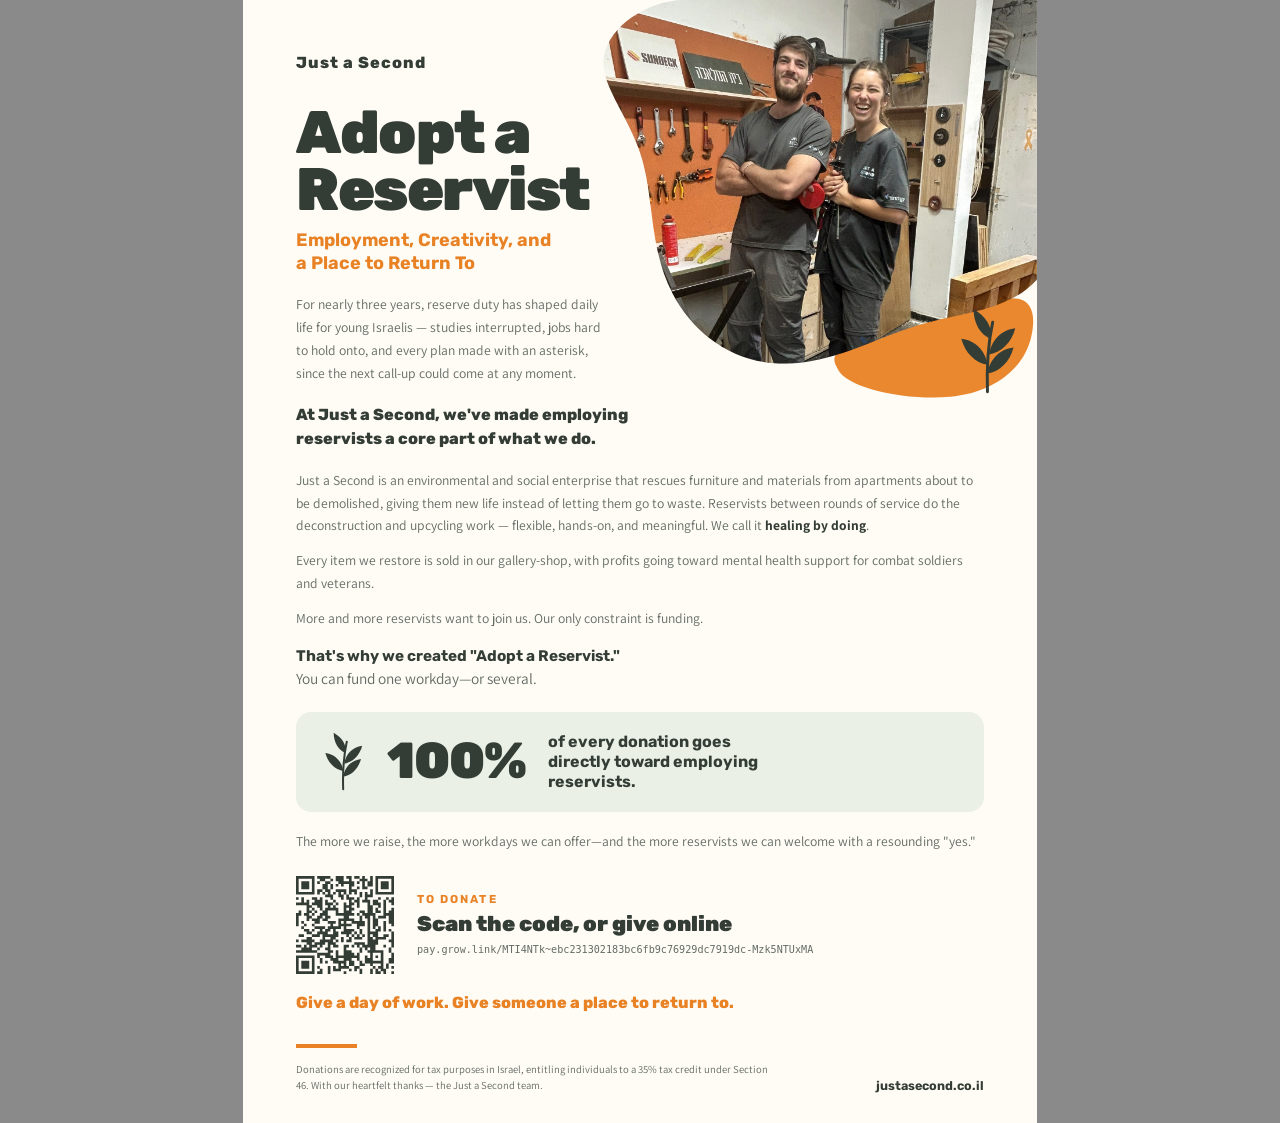
<file: flyer/adopt-a-reservist-editorial.html>
<!DOCTYPE html>
<html lang="en">
<head>
<meta charset="UTF-8" />
<title>Adopt a Reservist — Just a Second</title>
<link rel="stylesheet" href="assets/fonts.css" />
<style>
  @page { size: A4; margin: 0; }

  :root {
    --green: #333D36;
    --green-mid: #626B65;
    --sage: #B5C9AD;
    --sage-tint: #EAF0E6;
    --orange: #E88225;
    --cream: #FFFCF5;
    --font-title: 'Rubik', sans-serif;
    --font-body: 'Assistant', sans-serif;
  }

  *, *::before, *::after { box-sizing: border-box; margin: 0; padding: 0; }
  html, body { background: #8a8a8a; }
  body { font-family: var(--font-body); color: var(--green-mid); -webkit-font-smoothing: antialiased; }

  .page {
    width: 210mm;
    height: 297mm;
    background: var(--cream);
    position: relative;
    overflow: hidden;
    margin: 0 auto;
  }

  /* ── Organic hero, bleeding off the top-right ───────────── */
  .hero-art {
    position: absolute;
    top: 0; right: 0;
    width: 118mm; height: 108mm;
    z-index: 0;
  }
  .hero-art svg { display: block; width: 100%; height: 100%; }

  /* ── Content column ─────────────────────────────────────── */
  .sheet {
    position: relative;
    z-index: 1;
    padding: 14mm 14mm 0;
    height: 100%;
    display: flex;
    flex-direction: column;
  }

  .brand {
    font-family: var(--font-title);
    font-weight: 800;
    font-size: 12pt;
    letter-spacing: 0.06em;
    color: var(--green);
  }
  .rule-terra {
    width: 16mm; height: 1.1mm;
    background: var(--orange);
    margin-top: 2.4mm;
  }

  h1 {
    font-family: var(--font-title);
    font-weight: 900;
    font-size: 45pt;
    line-height: 0.95;
    letter-spacing: -0.025em;
    color: var(--green);
    margin-top: 6mm;
  }
  .deck {
    font-family: var(--font-title);
    font-weight: 700;
    font-size: 13.5pt;
    line-height: 1.26;
    color: var(--orange);
    margin-top: 3mm;
    max-width: 84mm;
  }

  /* first paragraph runs narrow, clearing the artwork */
  .lead {
    font-size: 10.2pt;
    line-height: 1.68;
    color: var(--green-mid);
    margin-top: 5mm;
    max-width: 82mm;
  }

  .callout {
    font-family: var(--font-title);
    font-weight: 800;
    font-size: 12pt;
    line-height: 1.45;
    color: var(--green);
    margin-top: 5mm;
    max-width: 96mm;
  }

  .prose { margin-top: 5mm; }
  .prose p {
    font-size: 10.2pt;
    line-height: 1.68;
    color: var(--green-mid);
  }
  .prose p + p { margin-top: 3.2mm; }
  .prose strong { color: var(--green); font-weight: 700; }

  .kicker {
    font-family: var(--font-title);
    font-weight: 700;
    font-size: 11.5pt;
    line-height: 1.45;
    color: var(--green);
    margin-top: 4mm;
  }
  .kicker span { display: block; font-family: var(--font-body); font-weight: 400; color: var(--green-mid); }

  /* ── Pledge band ────────────────────────────────────────── */
  .pledge {
    margin-top: 6mm;
    background: var(--sage-tint);
    border-radius: 4mm;
    padding: 5mm 7mm;
    display: flex;
    align-items: center;
    gap: 6mm;
  }
  .pledge-leaf { width: 11mm; flex-shrink: 0; color: var(--green); }
  .pledge-leaf svg { width: 100%; display: block; fill: currentColor; }
  .pledge-num {
    font-family: var(--font-title);
    font-weight: 900;
    font-size: 38pt;
    line-height: 0.85;
    color: var(--green);
    letter-spacing: -0.02em;
    flex-shrink: 0;
  }
  .pledge-text {
    font-family: var(--font-title);
    font-weight: 700;
    font-size: 12pt;
    line-height: 1.24;
    color: var(--green);
  }

  .after-band {
    font-size: 10.2pt;
    line-height: 1.68;
    color: var(--green-mid);
    margin-top: 5mm;
  }

  /* ── Donate ─────────────────────────────────────────────── */
  .give {
    margin-top: 6mm;
    display: grid;
    grid-template-columns: 26mm 1fr;
    gap: 6mm;
    align-items: center;
  }
  .qr { width: 26mm; height: 26mm; }
  .qr img { width: 100%; height: 100%; display: block; }
  .give-label {
    font-family: var(--font-title);
    font-weight: 700;
    font-size: 8.6pt;
    letter-spacing: 0.18em;
    text-transform: uppercase;
    color: var(--orange);
  }
  .give-head {
    font-family: var(--font-title);
    font-weight: 900;
    font-size: 16pt;
    line-height: 1.16;
    color: var(--green);
    margin-top: 1.4mm;
  }
  .give-url {
    display: block;
    font-family: 'DejaVu Sans Mono', 'Liberation Mono', monospace;
    font-size: 7.6pt;
    line-height: 1.45;
    color: var(--green-mid);
    margin-top: 1.8mm;
    word-break: break-all;
    text-decoration: none;
  }

  .tagline {
    font-family: var(--font-title);
    font-weight: 800;
    font-size: 12pt;
    line-height: 1.3;
    color: var(--orange);
    margin-top: 5mm;
  }

  /* ── Footer ─────────────────────────────────────────────── */
  .foot { margin-top: auto; padding-top: 8mm; padding-bottom: 8mm; }
  .foot .rule-terra { margin: 0 0 3.4mm; }
  .fine {
    display: flex;
    justify-content: space-between;
    align-items: flex-end;
    gap: 8mm;
  }
  .fine p {
    font-size: 8pt;
    line-height: 1.5;
    color: var(--green-mid);
    max-width: 128mm;
  }
  .fine .site {
    font-family: var(--font-title);
    font-weight: 700;
    font-size: 9.4pt;
    color: var(--green);
    white-space: nowrap;
    text-decoration: none;
  }
</style>
</head>
<body>
  <div class="page">

    <div class="hero-art">
      <svg viewBox="0 0 472 432" preserveAspectRatio="none">
        <defs>
          <clipPath id="blob">
            <path d="M96,0 H472 V296
                     C444,326 404,330 362,340 C312,352 272,378 222,384
                     C162,391 112,360 86,310 C60,260 68,204 50,156
                     C34,114 8,86 14,58 C20,28 58,2 96,0 Z" />
          </clipPath>
          <g id="sprig">
            <path d="M30,92 C29,64 30,40 36,12" stroke="currentColor" stroke-width="3.4"
                  fill="none" stroke-linecap="round" />
            <path d="M30,71 C44,69 56,57 60,41 C44,43 32,55 30,71 Z" />
            <path d="M32,49 C46,47 58,35 62,19 C46,21 34,33 32,49 Z" />
            <path d="M30,61 C16,59 4,47 0,31 C16,33 28,45 30,61 Z" />
            <path d="M34,31 C22,27 14,13 14,-3 C28,5 36,17 34,31 Z" />
          </g>
        </defs>
        <!-- soft terracotta form, sitting behind and beside the photo -->
        <path d="M262,372 C300,336 368,336 430,318 C466,308 472,330 466,356
                 C458,392 424,416 380,420 C330,424 272,410 262,392
                 C256,382 256,378 262,372 Z"
              fill="#E88225" opacity="0.95" />
        <image href="assets/reservists-workshop.jpg" x="0" y="-46" width="472" height="530"
               preserveAspectRatio="xMidYMin slice" clip-path="url(#blob)" />
        <use href="#sprig" transform="translate(392 330) scale(0.92)" fill="#333D36" color="#333D36" />
      </svg>
    </div>

    <div class="sheet">

      <div class="brand">Just a Second</div>
      <div class="rule-terra"></div>

      <h1>Adopt a<br />Reservist</h1>
      <p class="deck">Employment, Creativity, and<br />a Place to Return To</p>

      <p class="lead">
        For nearly three years, reserve duty has shaped daily life for young Israelis — studies interrupted, jobs hard to hold onto, and every plan made with an asterisk, since the next call-up could come at any moment.
      </p>

      <p class="callout">
        At Just a Second, we've made employing reservists a core part of what we do.
      </p>

      <div class="prose">
        <p>
          Just a Second is an environmental and social enterprise that rescues furniture and materials from apartments about to be demolished, giving them new life instead of letting them go to waste. Reservists between rounds of service do the deconstruction and upcycling work — flexible, hands-on, and meaningful. We call it <strong>healing by doing</strong>.
        </p>
        <p>
          Every item we restore is sold in our gallery-shop, with profits going toward mental health support for combat soldiers and veterans.
        </p>
        <p>
          More and more reservists want to join us. Our only constraint is funding.
        </p>
      </div>

      <p class="kicker">
        That's why we created "Adopt a Reservist."
        <span>You can fund one workday—or several.</span>
      </p>

      <div class="pledge">
        <div class="pledge-leaf">
          <svg viewBox="-4 -6 70 104" fill="#333D36">
            <path d="M30,92 C29,64 30,40 36,12" stroke="#333D36" stroke-width="3.4"
                  fill="none" stroke-linecap="round" />
            <path d="M30,71 C44,69 56,57 60,41 C44,43 32,55 30,71 Z" />
            <path d="M32,49 C46,47 58,35 62,19 C46,21 34,33 32,49 Z" />
            <path d="M30,61 C16,59 4,47 0,31 C16,33 28,45 30,61 Z" />
            <path d="M34,31 C22,27 14,13 14,-3 C28,5 36,17 34,31 Z" />
          </svg>
        </div>
        <div class="pledge-num">100%</div>
        <div class="pledge-text">of every donation goes<br />directly toward employing<br />reservists.</div>
      </div>

      <p class="after-band">
        The more we raise, the more workdays we can offer—and the more reservists we can welcome with a resounding "yes."
      </p>

      <div class="give">
        <a class="qr" href="https://pay.grow.link/MTI4NTk~ebc231302183bc6fb9c76929dc7919dc-Mzk5NTUxMA">
          <img src="assets/donate-qr.svg" alt="QR code linking to the donation page" />
        </a>
        <div>
          <div class="give-label">To donate</div>
          <div class="give-head">Scan the code, or give online</div>
          <a class="give-url" href="https://pay.grow.link/MTI4NTk~ebc231302183bc6fb9c76929dc7919dc-Mzk5NTUxMA">pay.grow.link/MTI4NTk~ebc231302183bc6fb9c76929dc7919dc-Mzk5NTUxMA</a>
        </div>
      </div>

      <p class="tagline">Give a day of work. Give someone a place to return to.</p>

      <div class="foot">
        <div class="rule-terra"></div>
        <div class="fine">
          <p>
            Donations are recognized for tax purposes in Israel, entitling individuals to a 35% tax credit under Section 46. With our heartfelt thanks — the Just a Second team.
          </p>
          <a class="site" href="https://www.justasecond.co.il/">justasecond.co.il</a>
        </div>
      </div>

    </div>
  </div>
</body>
</html>
</file>
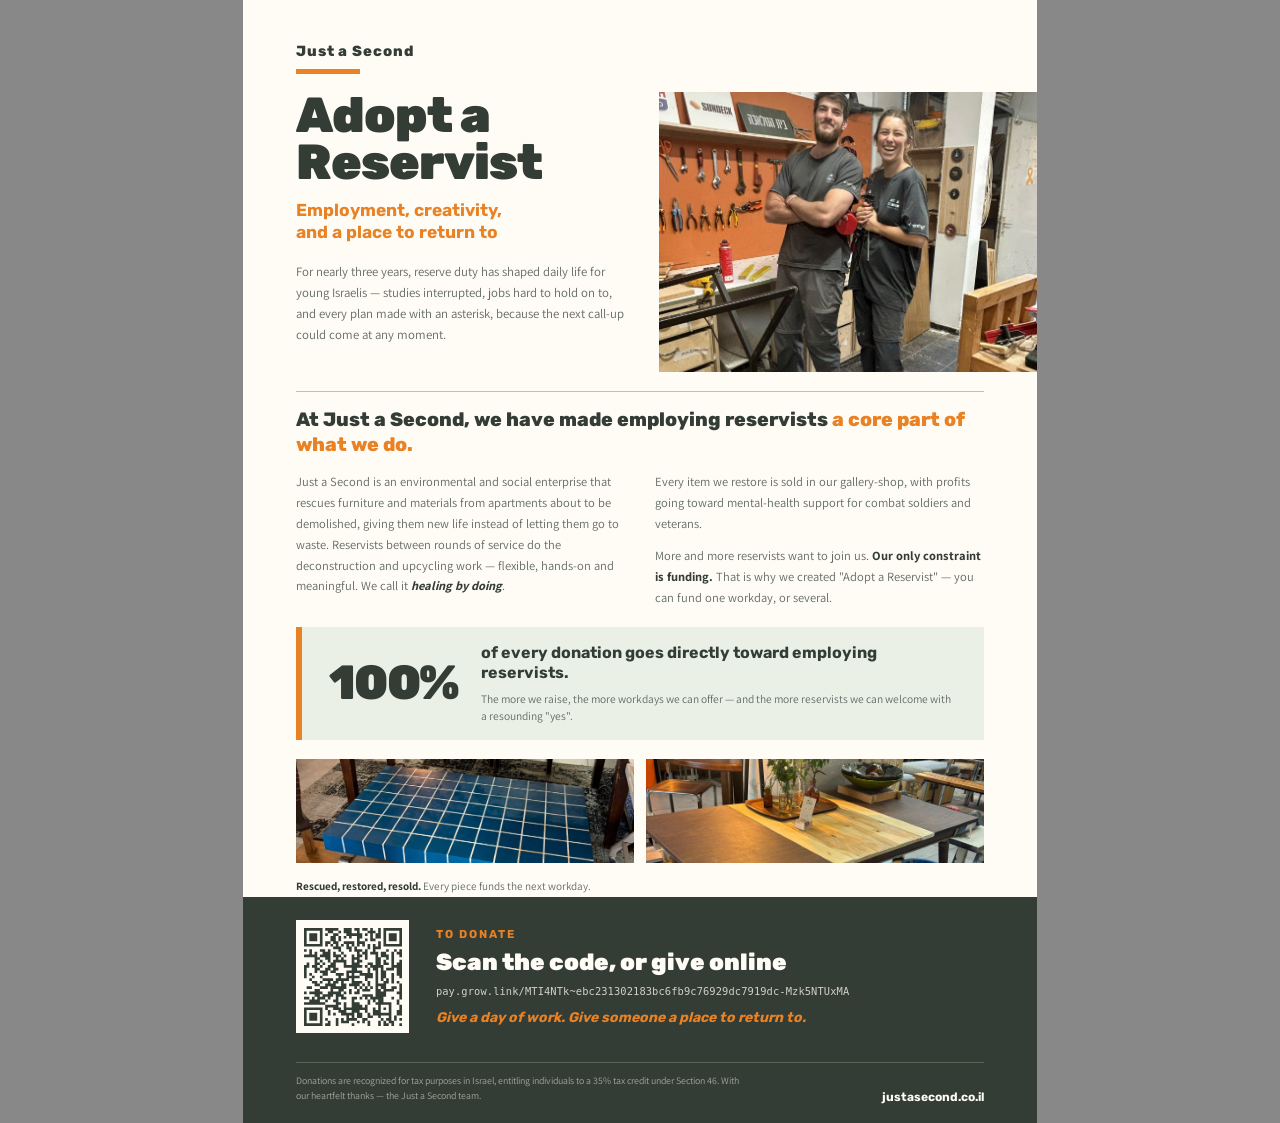
<file: flyer/adopt-a-reservist.html>
<!DOCTYPE html>
<html lang="en">
<head>
<meta charset="UTF-8" />
<title>Adopt a Reservist — Just a Second</title>
<link rel="stylesheet" href="assets/fonts.css" />
<style>
  @page { size: A4; margin: 0; }

  :root {
    --green: #333D36;
    --green-mid: #626B65;
    --sage: #B5C9AD;
    --sage-tint: #EAF0E6;
    --orange: #E88225;
    --cream: #FFFCF5;
    --font-title: 'Rubik', sans-serif;
    --font-body: 'Assistant', sans-serif;
  }

  *, *::before, *::after { box-sizing: border-box; margin: 0; padding: 0; }

  html, body { background: #888; }
  body {
    font-family: var(--font-body);
    color: var(--green);
    -webkit-font-smoothing: antialiased;
  }

  .page {
    width: 210mm;
    height: 297mm;
    background: var(--cream);
    position: relative;
    overflow: hidden;
    display: flex;
    flex-direction: column;
    margin: 0 auto;
  }

  .pad { padding-left: 14mm; padding-right: 14mm; }

  /* ── Masthead ───────────────────────────────────────────── */
  .masthead { padding-top: 11mm; }
  .brand {
    font-family: var(--font-title);
    font-weight: 800;
    font-size: 11pt;
    letter-spacing: 0.06em;
    color: var(--green);
  }
  .brand-rule {
    width: 17mm;
    height: 1.1mm;
    background: var(--orange);
    margin-top: 2.6mm;
  }

  /* ── Hero ───────────────────────────────────────────────── */
  .hero {
    display: grid;
    grid-template-columns: 103mm 1fr;
    gap: 7mm;
    margin-top: 5mm;
    align-items: start;
  }
  .hero-copy { padding-left: 14mm; }
  h1 {
    font-family: var(--font-title);
    font-weight: 900;
    font-size: 37pt;
    line-height: 0.94;
    letter-spacing: -0.02em;
    color: var(--green);
  }
  .hero-sub {
    font-family: var(--font-title);
    font-weight: 700;
    font-size: 13pt;
    line-height: 1.25;
    color: var(--orange);
    margin-top: 4mm;
  }
  .hero-lead {
    font-size: 9.6pt;
    line-height: 1.62;
    color: var(--green-mid);
    margin-top: 5mm;
  }
  .hero-photo {
    height: 74mm;
    overflow: hidden;
    position: relative;
  }
  .hero-photo img {
    width: 100%;
    height: 100%;
    object-fit: cover;
    object-position: 50% 32%;
  }

  /* ── Pull statement ─────────────────────────────────────── */
  .statement {
    font-family: var(--font-title);
    font-weight: 800;
    font-size: 14.5pt;
    line-height: 1.3;
    color: var(--green);
    margin-top: 5mm;
    padding-top: 4mm;
    border-top: 0.4mm solid var(--sage);
  }
  .statement span { color: var(--orange); }

  /* ── Body ───────────────────────────────────────────────── */
  .body-cols {
    margin-top: 4mm;
    column-count: 2;
    column-gap: 8mm;
    font-size: 9.4pt;
    line-height: 1.66;
    color: var(--green-mid);
    text-align: left;
  }
  .body-cols p { break-inside: avoid; }
  .body-cols p + p { margin-top: 3mm; }
  .body-cols strong { color: var(--green); font-weight: 700; }
  .body-cols em { color: var(--green); font-weight: 700; font-style: italic; }

  /* ── 100% band ──────────────────────────────────────────── */
  .pledge {
    margin-top: 5mm;
    background: var(--sage-tint);
    border-left: 1.6mm solid var(--orange);
    padding: 4mm 7mm;
    display: flex;
    align-items: center;
    gap: 6mm;
  }
  .pledge-num {
    font-family: var(--font-title);
    font-weight: 900;
    font-size: 36pt;
    line-height: 0.85;
    color: var(--green);
    letter-spacing: -0.03em;
    flex-shrink: 0;
  }
  .pledge-text {
    font-family: var(--font-title);
    font-weight: 700;
    font-size: 12pt;
    line-height: 1.28;
    color: var(--green);
  }
  .pledge-text small {
    display: block;
    font-family: var(--font-body);
    font-weight: 400;
    font-size: 8.6pt;
    line-height: 1.55;
    color: var(--green-mid);
    margin-top: 1.6mm;
  }

  /* ── Photo strip ────────────────────────────────────────── */
  .strip {
    margin-top: 5mm;
    display: grid;
    grid-template-columns: 1fr 1fr;
    gap: 3mm;
  }
  .strip figure { height: 27.5mm; overflow: hidden; position: relative; }
  .strip img { width: 100%; height: 100%; object-fit: cover; }
  .strip .bench img { object-position: 50% 68%; }
  .strip .shop img { object-position: 50% 30%; }
  .strip-cap {
    grid-column: 1 / -1;
    font-size: 8.4pt;
    line-height: 1.5;
    color: var(--green-mid);
    margin-top: 1mm;
  }
  .strip-cap strong { color: var(--green); font-weight: 700; }

  /* ── Donate footer ──────────────────────────────────────── */
  .donate {
    margin-top: auto;
    background: var(--green);
    color: var(--cream);
    padding: 6mm 14mm 5mm;
    display: grid;
    grid-template-columns: 30mm 1fr;
    gap: 7mm;
    align-items: center;
  }
  .qr {
    width: 30mm;
    height: 30mm;
    background: var(--cream);
    padding: 2mm;
  }
  .qr img { width: 100%; height: 100%; display: block; }
  .donate-label {
    font-family: var(--font-title);
    font-weight: 700;
    font-size: 8.6pt;
    letter-spacing: 0.18em;
    text-transform: uppercase;
    color: var(--orange);
  }
  .donate-head {
    font-family: var(--font-title);
    font-weight: 900;
    font-size: 17.5pt;
    line-height: 1.12;
    color: var(--cream);
    margin-top: 2mm;
  }
  .donate-url {
    font-family: 'DejaVu Sans Mono', 'Liberation Mono', monospace;
    font-size: 7.8pt;
    line-height: 1.45;
    letter-spacing: 0.01em;
    color: rgba(255,250,240,0.78);
    margin-top: 2.4mm;
    word-break: break-all;
    text-decoration: none;
    display: block;
  }
  .donate-tag {
    font-family: var(--font-title);
    font-weight: 700;
    font-style: italic;
    font-size: 10.5pt;
    color: var(--orange);
    margin-top: 2.6mm;
  }
  .footnote {
    grid-column: 1 / -1;
    border-top: 0.3mm solid rgba(181,201,173,0.28);
    padding-top: 3mm;
    margin-top: 0.5mm;
    display: flex;
    justify-content: space-between;
    align-items: flex-end;
    gap: 6mm;
  }
  .footnote p {
    font-size: 7.4pt;
    line-height: 1.5;
    color: rgba(255,250,240,0.55);
    max-width: 118mm;
  }
  .footnote .site {
    font-family: var(--font-title);
    font-weight: 700;
    font-size: 9pt;
    color: var(--cream);
    white-space: nowrap;
    text-decoration: none;
  }
</style>
</head>
<body>
  <div class="page">

    <header class="masthead pad">
      <div class="brand">Just a Second</div>
      <div class="brand-rule"></div>
    </header>

    <section class="hero">
      <div class="hero-copy">
        <h1>Adopt a<br />Reservist</h1>
        <p class="hero-sub">Employment, creativity,<br />and a place to return to</p>
        <p class="hero-lead">
          For nearly three years, reserve duty has shaped daily life for young Israelis — studies interrupted, jobs hard to hold on to, and every plan made with an asterisk, because the next call-up could come at any moment.
        </p>
      </div>
      <div class="hero-photo">
        <img src="assets/reservists-workshop.jpg" alt="Two reservists in the Just a Second workshop" />
      </div>
    </section>

    <div class="pad">
      <p class="statement">
        At Just a Second, we have made employing reservists <span>a core part of what we do.</span>
      </p>

      <div class="body-cols">
        <p>
          Just a Second is an environmental and social enterprise that rescues furniture and materials from apartments about to be demolished, giving them new life instead of letting them go to waste. Reservists between rounds of service do the deconstruction and upcycling work — flexible, hands-on and meaningful. We call it <em>healing by doing</em>.
        </p>
        <p>
          Every item we restore is sold in our gallery-shop, with profits going toward mental-health support for combat soldiers and veterans.
        </p>
        <p>
          More and more reservists want to join us. <strong>Our only constraint is funding.</strong> That is why we created "Adopt a Reservist" — you can fund one workday, or several.
        </p>
      </div>

      <div class="pledge">
        <div class="pledge-num">100%</div>
        <div class="pledge-text">
          of every donation goes directly toward employing reservists.
          <small>The more we raise, the more workdays we can offer — and the more reservists we can welcome with a resounding "yes".</small>
        </div>
      </div>

      <div class="strip">
        <figure class="bench"><img src="assets/gallery-bench.jpg" alt="An upcycled bench in the gallery-shop" /></figure>
        <figure class="shop"><img src="assets/gallery-shop.jpg" alt="Restored furniture on display in the gallery-shop" /></figure>
        <p class="strip-cap"><strong>Rescued, restored, resold.</strong> Every piece funds the next workday.</p>
      </div>
    </div>

    <footer class="donate">
      <a class="qr" href="https://pay.grow.link/MTI4NTk~ebc231302183bc6fb9c76929dc7919dc-Mzk5NTUxMA">
        <img src="assets/donate-qr.svg" alt="QR code linking to the donation page" />
      </a>
      <div>
        <div class="donate-label">To donate</div>
        <div class="donate-head">Scan the code, or give online</div>
        <a class="donate-url" href="https://pay.grow.link/MTI4NTk~ebc231302183bc6fb9c76929dc7919dc-Mzk5NTUxMA">pay.grow.link/MTI4NTk~ebc231302183bc6fb9c76929dc7919dc-Mzk5NTUxMA</a>
        <p class="donate-tag">Give a day of work. Give someone a place to return to.</p>
      </div>
      <div class="footnote">
        <p>
          Donations are recognized for tax purposes in Israel, entitling individuals to a 35% tax credit under Section 46. With our heartfelt thanks — the Just a Second team.
        </p>
        <a class="site" href="https://www.justasecond.co.il/">justasecond.co.il</a>
      </div>
    </footer>

  </div>
</body>
</html>
</file>
<file: flyer/assets/fonts.css>
@font-face {
  font-family: 'Rubik';
  font-style: normal;
  font-weight: 400;
  src: url([data-uri]) format('woff');
  unicode-range: U+0000-00FF, U+0131, U+0152-0153, U+02BB-02BC, U+02C6, U+02DA, U+02DC, U+0304, U+0308, U+0329, U+2000-206F, U+20AC, U+2122, U+2191, U+2193, U+2212, U+2215, U+FEFF, U+FFFD;
}
@font-face {
  font-family: 'Rubik';
  font-style: normal;
  font-weight: 500;
  src: url([data-uri]) format('woff');
  unicode-range: U+0000-00FF, U+0131, U+0152-0153, U+02BB-02BC, U+02C6, U+02DA, U+02DC, U+0304, U+0308, U+0329, U+2000-206F, U+20AC, U+2122, U+2191, U+2193, U+2212, U+2215, U+FEFF, U+FFFD;
}
@font-face {
  font-family: 'Rubik';
  font-style: normal;
  font-weight: 700;
  src: url([data-uri]) format('woff');
  unicode-range: U+0000-00FF, U+0131, U+0152-0153, U+02BB-02BC, U+02C6, U+02DA, U+02DC, U+0304, U+0308, U+0329, U+2000-206F, U+20AC, U+2122, U+2191, U+2193, U+2212, U+2215, U+FEFF, U+FFFD;
}
@font-face {
  font-family: 'Rubik';
  font-style: normal;
  font-weight: 800;
  src: url([data-uri]) format('woff');
  unicode-range: U+0000-00FF, U+0131, U+0152-0153, U+02BB-02BC, U+02C6, U+02DA, U+02DC, U+0304, U+0308, U+0329, U+2000-206F, U+20AC, U+2122, U+2191, U+2193, U+2212, U+2215, U+FEFF, U+FFFD;
}
@font-face {
  font-family: 'Rubik';
  font-style: normal;
  font-weight: 900;
  src: url([data-uri]) format('woff');
  unicode-range: U+0000-00FF, U+0131, U+0152-0153, U+02BB-02BC, U+02C6, U+02DA, U+02DC, U+0304, U+0308, U+0329, U+2000-206F, U+20AC, U+2122, U+2191, U+2193, U+2212, U+2215, U+FEFF, U+FFFD;
}
@font-face {
  font-family: 'Assistant';
  font-style: normal;
  font-weight: 400;
  src: url([data-uri]) format('woff');
  unicode-range: U+0000-00FF, U+0131, U+0152-0153, U+02BB-02BC, U+02C6, U+02DA, U+02DC, U+0304, U+0308, U+0329, U+2000-206F, U+20AC, U+2122, U+2191, U+2193, U+2212, U+2215, U+FEFF, U+FFFD;
}
@font-face {
  font-family: 'Assistant';
  font-style: normal;
  font-weight: 600;
  src: url([data-uri]) format('woff');
  unicode-range: U+0000-00FF, U+0131, U+0152-0153, U+02BB-02BC, U+02C6, U+02DA, U+02DC, U+0304, U+0308, U+0329, U+2000-206F, U+20AC, U+2122, U+2191, U+2193, U+2212, U+2215, U+FEFF, U+FFFD;
}
@font-face {
  font-family: 'Assistant';
  font-style: normal;
  font-weight: 700;
  src: url([data-uri]) format('woff');
  unicode-range: U+0000-00FF, U+0131, U+0152-0153, U+02BB-02BC, U+02C6, U+02DA, U+02DC, U+0304, U+0308, U+0329, U+2000-206F, U+20AC, U+2122, U+2191, U+2193, U+2212, U+2215, U+FEFF, U+FFFD;
}
</file>
